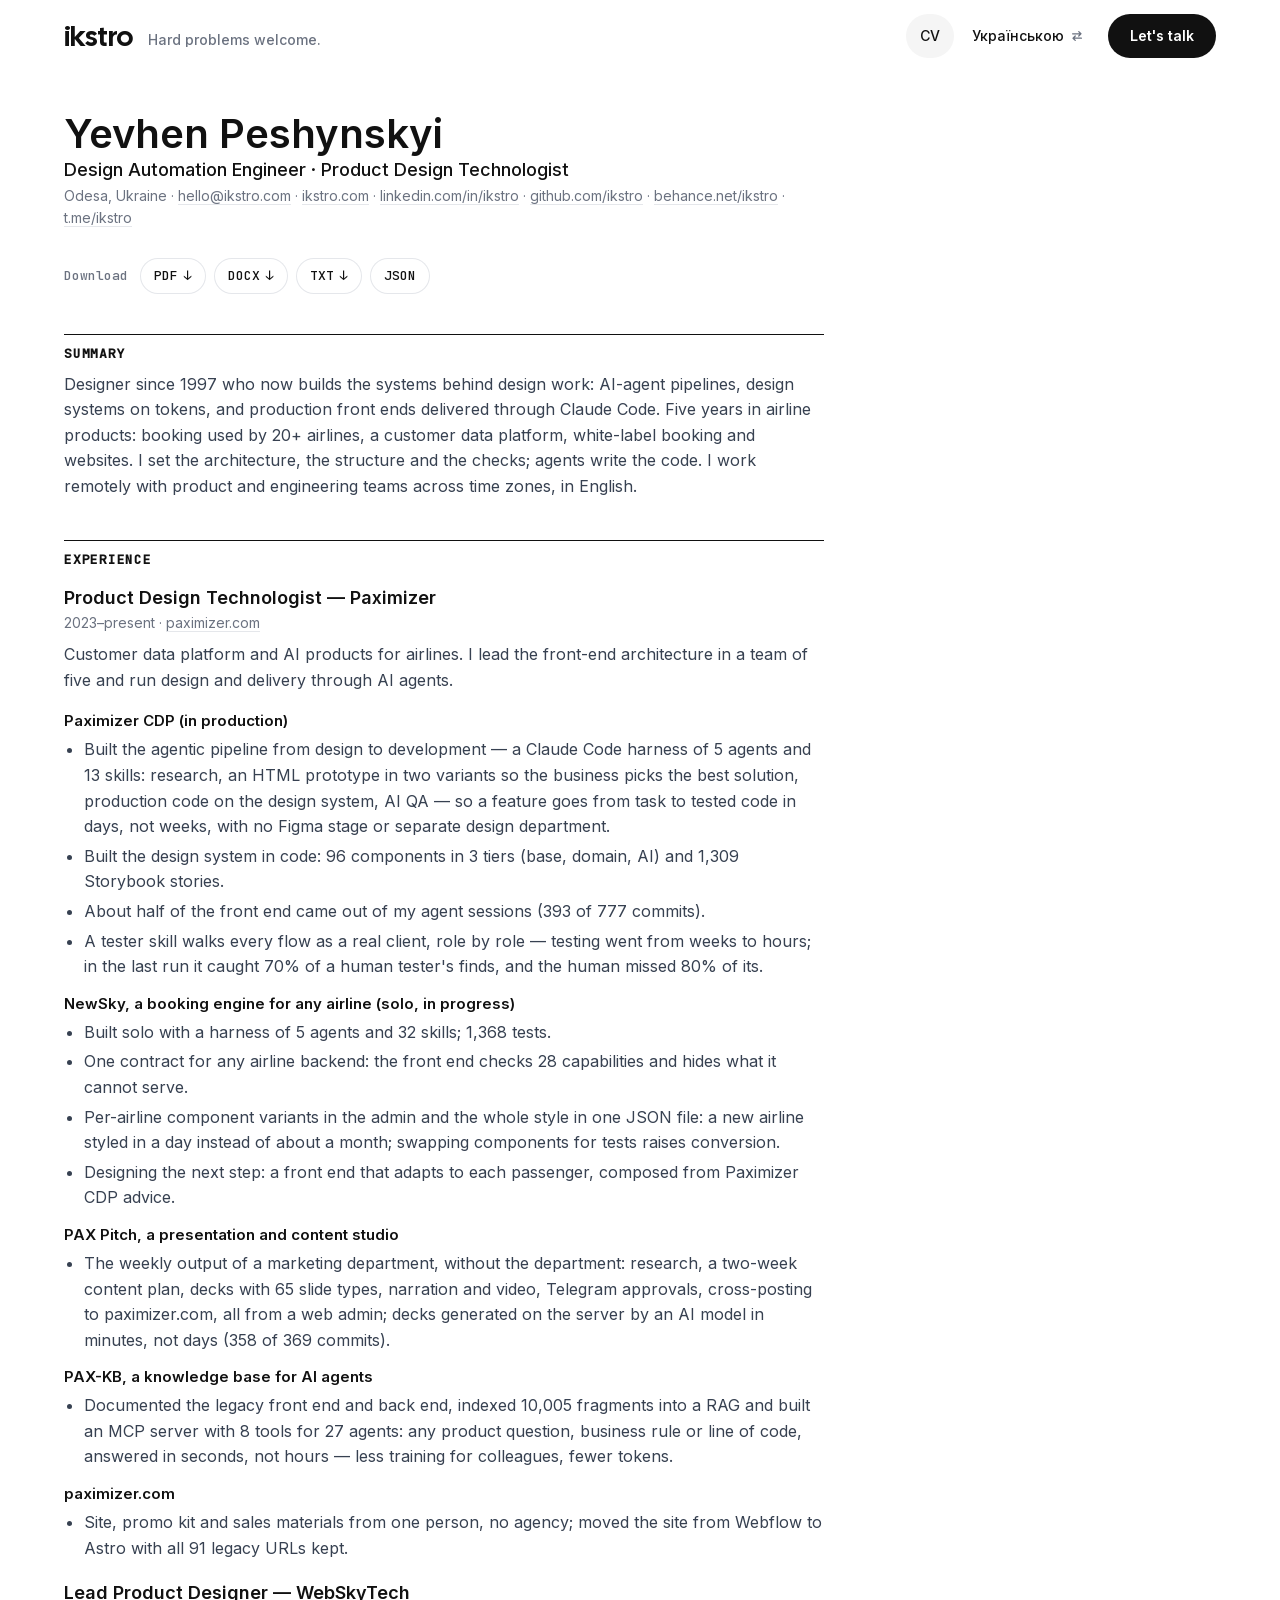
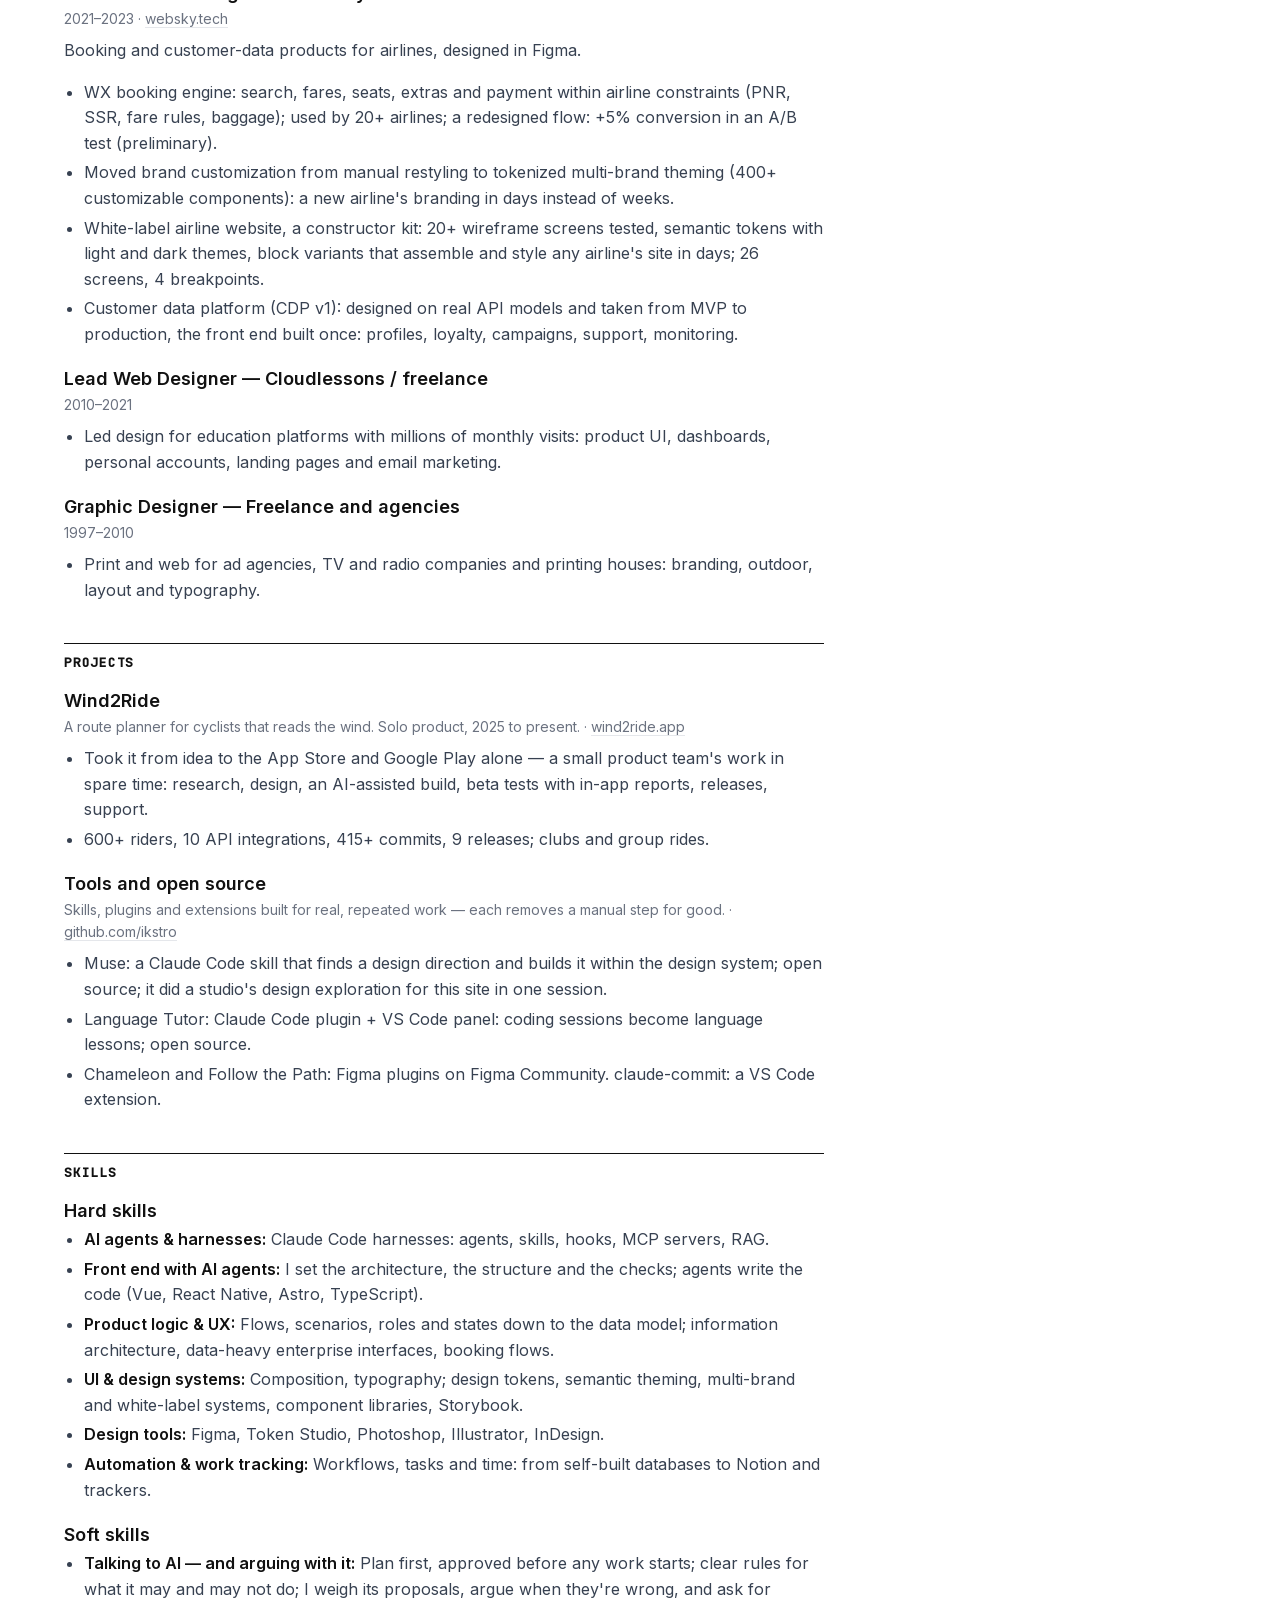
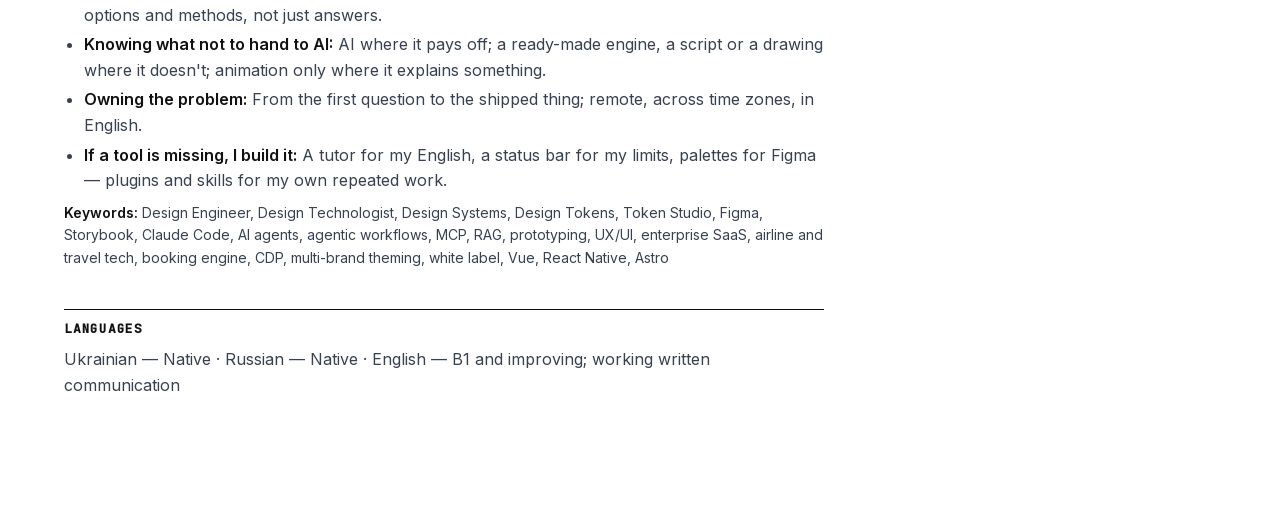
<file: cv/index.html>
<!DOCTYPE html><html lang="en"><head><meta charset="utf-8"><meta name="viewport" content="width=device-width, initial-scale=1"><title>CV — Yevhen Peshynskyi</title><meta name="description" content="Designer since 1997 who now builds the systems behind design work: AI-agent pipelines, design systems on tokens, and production front ends delivered through Claude Code. Five years in airline products: booking used by 20+ airlines, a customer data platform, white-label booking and websites. I set the architecture, the structure and the checks; agents write the code. I work remotely with product and engineering teams across time zones, in English."><link rel="canonical" href="https://ikstro.com/cv/"><link rel="alternate" hreflang="en" href="https://ikstro.com/cv/"><link rel="alternate" hreflang="uk" href="https://ikstro.com/uk/cv/"><link rel="alternate" hreflang="x-default" href="https://ikstro.com/cv/"><meta name="author" content="Yevhen Peshynskyi"><!-- the «Iks» cell (owner, 23.10): built by `npm run favicon` --><link rel="icon" href="/favicon.ico" sizes="48x48"><link rel="icon" href="/favicon.svg" type="image/svg+xml"><link rel="apple-touch-icon" href="/apple-touch-icon.png"><meta property="og:type" content="website"><meta property="og:site_name" content="ikstro"><meta property="og:locale" content="en_US"><meta property="og:locale:alternate" content="uk_UA"><meta property="og:title" content="CV — Yevhen Peshynskyi"><meta property="og:description" content="Designer since 1997 who now builds the systems behind design work: AI-agent pipelines, design systems on tokens, and production front ends delivered through Claude Code. Five years in airline products: booking used by 20+ airlines, a customer data platform, white-label booking and websites. I set the architecture, the structure and the checks; agents write the code. I work remotely with product and engineering teams across time zones, in English."><meta property="og:url" content="https://ikstro.com/cv/"><meta property="og:image" content="https://ikstro.com/media/og/en.jpg"><meta property="og:image:alt" content="Yevhen Peshynskyi — Design automation engineer"><meta property="og:image:width" content="1200"><meta property="og:image:height" content="630"><meta name="twitter:card" content="summary_large_image"><script type="application/ld+json">{"@context":"https://schema.org","@type":"ProfilePage","url":"https://ikstro.com/cv/","inLanguage":"en","mainEntity":{"@type":"Person","@id":"https://ikstro.com/#person","name":"Yevhen Peshynskyi","alternateName":["ikstro","Євген Пешинський","Евгений Пешинский","Yevhen Peshinskyi","Evgeniy Peshinskiy"],"jobTitle":"Design Automation Engineer · Product Design Technologist","description":"Designer since 1997 who now builds the systems behind design work: AI-agent pipelines, design systems on tokens, and production front ends delivered through Claude Code. Five years in airline products: booking used by 20+ airlines, a customer data platform, white-label booking and websites. I set the architecture, the structure and the checks; agents write the code. I work remotely with product and engineering teams across time zones, in English.","url":"https://ikstro.com/","image":"https://ikstro.com/media/person/photo-800.webp","email":"mailto:hello@ikstro.com","address":{"@type":"PostalAddress","addressLocality":"Odesa","addressCountry":"UA"},"worksFor":{"@type":"Organization","name":"Paximizer","url":"https://paximizer.com"},"knowsAbout":["Design Engineer","Design Technologist","Design Systems","Design Tokens","Token Studio","Figma","Storybook","Claude Code","AI agents","agentic workflows","MCP","RAG","prototyping","UX/UI","enterprise SaaS","airline and travel tech","booking engine","CDP","multi-brand theming","white label","Vue","React Native","Astro"],"knowsLanguage":["uk","ru","en"],"sameAs":["https://linkedin.com/in/ikstro","https://github.com/ikstro","https://behance.net/ikstro","https://t.me/ikstro"],"subjectOf":[{"@type":"DigitalDocument","name":"CV (PDF)","encodingFormat":"application/pdf","url":"https://ikstro.com/cv/Yevhen-Peshynskyi-CV-EN.pdf"},{"@type":"DigitalDocument","name":"CV (DOCX)","encodingFormat":"application/vnd.openxmlformats-officedocument.wordprocessingml.document","url":"https://ikstro.com/cv/Yevhen-Peshynskyi-CV-EN.docx"}]}}</script><link rel="alternate" type="application/json" title="JSON Resume" href="/resume.json"><link rel="preload" href="/_astro/fonts/2a25def5cb3d6614.woff2" as="font" type="font/woff2" crossorigin><link rel="preload" href="/_astro/fonts/2543cbb5aaf5009d.woff2" as="font" type="font/woff2" crossorigin><style>@font-face{font-family:"Cal Sans-0b95fedc427b14f9";src:url("/_astro/fonts/2a25def5cb3d6614.woff2") format("woff2");font-display:swap;unicode-range:U+0000-00FF,U+0131,U+0152-0153,U+02BB-02BC,U+02C6,U+02DA,U+02DC,U+0304,U+0308,U+0329,U+2000-206F,U+20AC,U+2122,U+2191,U+2193,U+2212,U+2215,U+FEFF,U+FFFD;font-weight:400;font-style:normal;}@font-face{font-family:"Cal Sans-0b95fedc427b14f9 fallback: Arial";src:local("Arial");font-display:swap;font-weight:400;font-style:normal;size-adjust:99.1474%;ascent-override:100.8599%;descent-override:30.258%;line-gap-override:0%;}:root{--font-cal:"Cal Sans-0b95fedc427b14f9","Cal Sans-0b95fedc427b14f9 fallback: Arial",sans-serif;}</style><style>@font-face{font-family:Inter-a1c4a5fca2670c4f;src:url("/_astro/fonts/2543cbb5aaf5009d.woff2") format("woff2");font-display:swap;unicode-range:U+0000-00FF,U+0131,U+0152-0153,U+02BB-02BC,U+02C6,U+02DA,U+02DC,U+0304,U+0308,U+0329,U+2000-206F,U+20AC,U+2122,U+2191,U+2193,U+2212,U+2215,U+FEFF,U+FFFD;font-weight:400 600;font-style:normal;}@font-face{font-family:Inter-a1c4a5fca2670c4f;src:url("/_astro/fonts/b715cbaf6296d845.woff2") format("woff2");font-display:swap;unicode-range:U+0301,U+0400-045F,U+0490-0491,U+04B0-04B1,U+2116;font-weight:400 600;font-style:normal;}@font-face{font-family:"Inter-a1c4a5fca2670c4f fallback: Arial";src:local("Arial");font-display:swap;font-weight:400 600;font-style:normal;size-adjust:107.1194%;ascent-override:90.4365%;descent-override:22.518%;line-gap-override:0%;}:root{--font-inter:Inter-a1c4a5fca2670c4f,"Inter-a1c4a5fca2670c4f fallback: Arial",sans-serif;}</style><style>@font-face{font-family:"JetBrains Mono-398fe83ca6398d1d";src:url("/_astro/fonts/b826ccb763af212c.woff2") format("woff2");font-display:swap;unicode-range:U+0000-00FF,U+0131,U+0152-0153,U+02BB-02BC,U+02C6,U+02DA,U+02DC,U+0304,U+0308,U+0329,U+2000-206F,U+20AC,U+2122,U+2191,U+2193,U+2212,U+2215,U+FEFF,U+FFFD;font-weight:400 500;font-style:normal;}@font-face{font-family:"JetBrains Mono-398fe83ca6398d1d";src:url("/_astro/fonts/27b17c6ae85c7733.woff2") format("woff2");font-display:swap;unicode-range:U+0301,U+0400-045F,U+0490-0491,U+04B0-04B1,U+2116;font-weight:400 500;font-style:normal;}@font-face{font-family:"JetBrains Mono-398fe83ca6398d1d fallback: Courier New";src:local("Courier New");font-display:swap;font-weight:400 500;font-style:normal;size-adjust:99.9837%;ascent-override:102.0166%;descent-override:30.0049%;}:root{--font-jbmono:"JetBrains Mono-398fe83ca6398d1d","JetBrains Mono-398fe83ca6398d1d fallback: Courier New",monospace;}</style><!-- rows breathe in only when JS runs and motion is allowed; a timer un-hides them if scripts fail --><script>
      if (!matchMedia('(prefers-reduced-motion: reduce)').matches) {
        document.documentElement.classList.add('breathe');
        setTimeout(function () { document.documentElement.classList.remove('breathe'); }, 3000);
      }
    </script><style>:root{--primary:#111;--primary-active:#242424;--ink:#111;--body:#374151;--muted:#6b7280;--muted-soft:#898989;--hairline:#e5e7eb;--hairline-soft:#f3f4f6;--canvas:#fff;--surface-soft:#f8f9fa;--surface-card:#f5f5f5;--surface-strong:#e5e7eb;--surface-dark:#101010;--surface-dark-elevated:#1a1a1a;--on-primary:#fff;--on-dark:#fff;--on-dark-soft:#a1a1aa;--success:#10b981;--warning:#f59e0b;--error:#ef4444;--accent:#8b5cf6;--accent-soft:#ede9fe;--font-display:var(--font-cal), -apple-system, "Segoe UI", sans-serif;--font-body:var(--font-inter), -apple-system, BlinkMacSystemFont, "Segoe UI", Roboto, sans-serif;--font-mono:var(--font-jbmono), ui-monospace, monospace;--display-wt:400;--display-xl:64px;--display-xl-lh:1.05;--display-xl-ls:var(--ls-display-xl);--display-lg:48px;--display-lg-lh:1.1;--display-lg-ls:var(--ls-display-xl);--display-md:36px;--display-md-lh:1.15;--display-md-ls:var(--ls-display);--display-sm:28px;--display-sm-lh:1.2;--display-sm-ls:var(--ls-display);--ls-display-xl:-.005em;--ls-display:0em;--ws-display:.1em;--title-lg:22px;--title-md:18px;--title-sm:16px;--body-md:16px;--body-sm:14px;--caption:13px;--code:14px;--r-xs:4px;--r-sm:6px;--r-md:8px;--r-lg:12px;--r-xl:16px;--r-pill:9999px;--s-xxs:4px;--s-xs:8px;--s-sm:12px;--s-md:16px;--s-lg:24px;--s-xl:32px;--s-xxl:48px;--s-section:96px;--spring-card-resize:linear(0, .0429, .137, .2679, .4019, .5335, .6545, .7662, .8531, .922, .974, 1.0111, 1.0366, 1.0501, 1.0559, 1.056, 1.0519, 1.0457, 1.0383, 1.0308, 1.0235, 1.0166, 1.0111, 1.0066, 1.0031, 1.0004, .9987, .9976, .997, .9968, .9969, .9972, .9976, .998, .9985, .9988, 1);--dur-card-resize:.585s;--spring-accordion:linear(0, .0273, .0868, .1656, .2539, .345, .434, .5178, .5946, .6681, .728, .7798, .824, .8612, .892, .9174, .9379, .9543, .9673, .9774, .9852, .991, .9953, .9984, 1.0005, 1.002, 1.0028, 1.0033, 1.0035, 1.0034, 1.0033, 1.003, 1.0027, 1.0024, 1.0021, 1.0018, 1);--dur-accordion:.507s;--spring-counter:linear(0, .0619, .2002, .3767, .5611, .732, .8762, .9873, 1.0645, 1.1107, 1.1303, 1.1315, 1.1188, 1.0979, 1.0736, 1.0495, 1.028, 1.0104, .9973, .9887, .9839, .9823, .983, .9853, .9883, .9916, .9947, .9973, .9993, 1.0009, 1.0018, 1.0023, 1.0023, 1.0022, 1.0018, 1.0014, 1);--dur-counter:.755s;--ease-out:cubic-bezier(.22, 1, .36, 1)}:root:lang(uk){--font-display:var(--font-manrope), -apple-system, "Segoe UI", sans-serif;--display-wt:800;--ws-display:.02em}@media (prefers-reduced-motion:reduce){:root{--dur-card-resize:1ms;--dur-accordion:1ms;--dur-counter:1ms}*,:before,:after{transition-duration:1ms!important;animation-duration:1ms!important;animation-iteration-count:1!important}}*,:before,:after{box-sizing:border-box}html{-webkit-text-size-adjust:100%}body{background:var(--canvas);color:var(--body);font:400 var(--body-md)/1.5 var(--font-body);-webkit-font-smoothing:antialiased;margin:0}h1,h2,h3{font-family:var(--font-display);font-weight:var(--display-wt);color:var(--ink);margin:0}img{max-width:100%;display:block}a{color:inherit}.mono{font-family:var(--font-mono);font-variant-numeric:tabular-nums}.btn{border-radius:var(--r-pill);height:44px;font:600 var(--body-sm)/1 var(--font-body);background:var(--primary);color:var(--on-primary);cursor:pointer;border:0;align-items:center;gap:8px;padding:0 22px;text-decoration:none;display:inline-flex}.btn--secondary{background:var(--canvas);color:var(--ink);box-shadow:inset 0 0 0 1px var(--hairline)}.badge{border-radius:var(--r-pill);background:var(--surface-card);height:24px;color:var(--ink);font:500 var(--caption)/1 var(--font-body);align-items:center;gap:6px;padding:0 10px;display:inline-flex}html{scroll-behavior:auto}:root{--nav-h:72px}@media (width<=760px){:root{--nav-h:60px}}.wrap{max-width:1248px;margin:0 auto;padding:0 48px}.sr{clip:rect(0 0 0 0);white-space:nowrap;width:1px;height:1px;position:absolute;overflow:hidden}.btn:focus-visible,a:focus-visible,button:focus-visible{outline:2px solid var(--accent);outline-offset:2px;border-radius:4px}.btn:focus-visible,.lk:focus-visible{border-radius:var(--r-pill)}.lk{--lk-x:14px;--lk-y:8px;padding:var(--lk-y) var(--lk-x);margin:calc(-1 * var(--lk-y)) calc(-1 * var(--lk-x));border-radius:var(--r-pill);color:inherit;transition:background-color .15s var(--ease-out);-webkit-tap-highlight-color:transparent;background-color:#0000;align-items:center;text-decoration:none;display:inline-flex;position:relative}.lk:after{content:"";position:absolute;inset:-6px 0}@media (hover:hover){.lk:hover{background-color:var(--lk-ground,var(--surface-card))}}.lk:active{background-color:var(--lk-ground,var(--surface-card))}.btn{transition:background-color .15s var(--ease-out), box-shadow .15s var(--ease-out);-webkit-tap-highlight-color:transparent}@media (hover:hover){.btn:hover{background-color:var(--primary-active);box-shadow:0 1px 2px #11111114,0 6px 16px -6px #1116}.btn--secondary:hover{background-color:var(--surface-card);box-shadow:0 6px 18px -10px #11111159}}.btn:active{background-color:var(--primary-active);box-shadow:0 1px 2px #11111114,0 6px 16px -6px #1116}.btn--secondary:active{background-color:var(--surface-card);box-shadow:none}@media (prefers-reduced-motion:reduce){.lk,.btn{transition:none}}.dot{background:var(--success);vertical-align:1px;border-radius:50%;width:7px;height:7px;margin-right:6px;display:inline-block}.dot--lock{box-shadow:inset 0 0 0 1.5px var(--muted);background:0 0}@media (width<=760px){.wrap{padding:0 16px}}
.lang[data-astro-cid-lemdd452]{height:var(--nav-item-h,36px);padding:0 var(--nav-item-x,12px);border-radius:var(--r-pill);color:var(--ink);white-space:nowrap;font:500 14px/1 var(--font-body);transition:background-color .15s var(--ease-out), color .15s var(--ease-out), height .56s var(--spring-card-resize);-webkit-tap-highlight-color:transparent;align-items:center;gap:6px;text-decoration:none;display:inline-flex}.lang__ico[data-astro-cid-lemdd452]{fill:none;width:14px;height:14px;stroke:var(--muted);stroke-width:1.5px;stroke-linecap:round;stroke-linejoin:round;transition:transform .24s var(--ease-out), stroke .15s var(--ease-out);flex:none}@media (hover:hover){.lang[data-astro-cid-lemdd452]:hover{background-color:var(--surface-card)}.lang[data-astro-cid-lemdd452]:hover .lang__ico[data-astro-cid-lemdd452]{stroke:var(--ink);transform:rotate(180deg)}}.lang[data-astro-cid-lemdd452]:active{background-color:var(--surface-card)}.lang[data-astro-cid-lemdd452]:focus-visible{outline:2px solid var(--accent);outline-offset:2px}.lang__short[data-astro-cid-lemdd452]{display:none}@media (width<=420px){.lang__name[data-astro-cid-lemdd452]{display:none}.lang__short[data-astro-cid-lemdd452]{display:inline}}@media (width<=380px){.lang[data-astro-cid-lemdd452]{gap:4px}}@media (prefers-reduced-motion:reduce){.lang[data-astro-cid-lemdd452],.lang__ico[data-astro-cid-lemdd452]{transition:none}.lang[data-astro-cid-lemdd452]:hover .lang__ico[data-astro-cid-lemdd452]{transform:none}}.navbar[data-astro-cid-wpvy4v7s]{z-index:50;height:var(--nav-h);pointer-events:none;position:sticky;top:0}.nav[data-astro-cid-wpvy4v7s]{--nav-item-h:44px;--nav-item-x:14px;pointer-events:auto;height:var(--nav-h);border-radius:var(--r-pill);transition:max-width .56s var(--spring-card-resize), height .56s var(--spring-card-resize), margin-top .56s var(--spring-card-resize), padding .56s var(--spring-card-resize), background-color .24s var(--ease-out), box-shadow .24s var(--ease-out), transform .3s var(--ease-out);background-color:#fff0;justify-content:space-between;align-items:center;gap:16px;margin-top:0;display:flex;box-shadow:0 0 0 1px #1110,0 12px 32px -16px #1110}.nav__item[data-astro-cid-wpvy4v7s]{height:var(--nav-item-h);padding:0 var(--nav-item-x);border-radius:var(--r-pill);color:var(--ink);white-space:nowrap;transition:background-color .15s var(--ease-out), height .56s var(--spring-card-resize), font-size .56s var(--spring-card-resize), margin .56s var(--spring-card-resize);-webkit-tap-highlight-color:transparent;align-items:center;text-decoration:none;display:inline-flex}@media (hover:hover){.nav__item[data-astro-cid-wpvy4v7s]:hover{background-color:var(--surface-card)}}.nav__item[data-astro-cid-wpvy4v7s]:active,.nav__cv[data-astro-cid-wpvy4v7s][aria-current=page]{background-color:var(--surface-card)}.nav__item[data-astro-cid-wpvy4v7s]:focus-visible{outline:2px solid var(--accent);outline-offset:2px}.wordmark[data-astro-cid-wpvy4v7s]{margin-left:calc(-1 * var(--nav-item-x));font:var(--display-wt) 28px/1 var(--font-display);letter-spacing:-.6px}.nav__cv[data-astro-cid-wpvy4v7s]{font:500 14px/1 var(--font-body)}.nav__btn[data-astro-cid-wpvy4v7s]{height:var(--nav-item-h);transition:height .56s var(--spring-card-resize), background-color .15s var(--ease-out), box-shadow .15s var(--ease-out)}.nav__start[data-astro-cid-wpvy4v7s]{align-items:baseline;gap:2px;min-width:0;display:flex}.nav__note[data-astro-cid-wpvy4v7s]{opacity:1;max-width:260px;font:500 var(--body-sm)/1 var(--font-body);color:var(--muted);white-space:nowrap;transition:max-width .56s var(--spring-card-resize), opacity .2s var(--ease-out);margin:0;position:relative;top:-1px;overflow:hidden}.nav__end[data-astro-cid-wpvy4v7s]{align-items:center;gap:4px;display:flex}.nav__end[data-astro-cid-wpvy4v7s] .nav__btn[data-astro-cid-wpvy4v7s]{margin-left:6px}.navbar[data-astro-cid-wpvy4v7s][data-island] .nav[data-astro-cid-wpvy4v7s]{--nav-item-h:40px;backdrop-filter:saturate(1.4)blur(14px);background-color:#ffffffe6;border-radius:0 0 28px 28px;max-width:600px;height:56px;padding:0 8px;box-shadow:0 10px 30px -14px #11111159}.navbar[data-astro-cid-wpvy4v7s][data-island] .wordmark[data-astro-cid-wpvy4v7s]{margin-left:0;font-size:24px}.navbar[data-astro-cid-wpvy4v7s][data-island] .nav__note[data-astro-cid-wpvy4v7s]{opacity:0;max-width:0}@media (width<=760px){.nav[data-astro-cid-wpvy4v7s]{--nav-item-h:38px;--nav-item-x:12px}.wordmark[data-astro-cid-wpvy4v7s]{font-size:26px}.nav__note[data-astro-cid-wpvy4v7s]{font-size:13px}.nav__end[data-astro-cid-wpvy4v7s] .nav__btn[data-astro-cid-wpvy4v7s]{margin-left:4px;padding:0 16px}.navbar[data-astro-cid-wpvy4v7s][data-island] .nav[data-astro-cid-wpvy4v7s]{--nav-item-h:36px;border-radius:0 0 26px 26px;max-width:calc(100% - 16px);height:52px;padding:0 8px}.navbar[data-astro-cid-wpvy4v7s][data-island] .wordmark[data-astro-cid-wpvy4v7s]{font-size:22px}}@media (width<=600px){.nav__note[data-astro-cid-wpvy4v7s]{display:none}}@media (width<=380px){.nav[data-astro-cid-wpvy4v7s]{--nav-item-x:9px;gap:4px}.wordmark[data-astro-cid-wpvy4v7s]{font-size:22px}.nav__end[data-astro-cid-wpvy4v7s]{gap:0}.nav__end[data-astro-cid-wpvy4v7s] .nav__btn[data-astro-cid-wpvy4v7s]{padding:0 12px}.navbar[data-astro-cid-wpvy4v7s][data-island] .nav[data-astro-cid-wpvy4v7s]{padding:0 6px}}@media (prefers-reduced-motion:reduce){.nav[data-astro-cid-wpvy4v7s],.nav__item[data-astro-cid-wpvy4v7s],.nav__note[data-astro-cid-wpvy4v7s],.nav__btn[data-astro-cid-wpvy4v7s]{transition:none}}@media print{.navbar[data-astro-cid-wpvy4v7s]{display:none}}
.cv[data-astro-cid-j6a35wjm]{padding-block:40px 96px}.cv__doc[data-astro-cid-j6a35wjm]{max-width:760px;font:400 var(--body-md)/1.6 var(--font-body);color:var(--body)}.cv__doc[data-astro-cid-j6a35wjm] [data-astro-cid-j6a35wjm]:is(h1,h2,h3,h4){font-family:var(--font-body);color:var(--ink);letter-spacing:0}h1[data-astro-cid-j6a35wjm]{letter-spacing:-.8px;margin:0;font-size:40px;font-weight:700;line-height:1.1}.cv__label[data-astro-cid-j6a35wjm]{color:var(--ink);margin:8px 0 0;font-size:18px;font-weight:500}.cv__contact[data-astro-cid-j6a35wjm]{color:var(--muted);margin:12px 0 0;font-size:14px}.cv__doc[data-astro-cid-j6a35wjm] a[data-astro-cid-j6a35wjm]{color:inherit;text-decoration:underline;text-decoration-color:var(--hairline);text-underline-offset:3px}.cv__doc[data-astro-cid-j6a35wjm] .cv__dl[data-astro-cid-j6a35wjm]{flex-wrap:wrap;align-items:center;gap:8px;margin:28px 0 0;display:flex}.cv__dl-label[data-astro-cid-j6a35wjm]{font:500 var(--caption)/1 var(--font-mono);color:var(--muted);margin-right:4px}.cv__doc[data-astro-cid-j6a35wjm] .cv__file[data-astro-cid-j6a35wjm]{height:36px;font:500 var(--caption)/1 var(--font-mono);color:var(--ink);transition:background-color .15s var(--ease-out), color .15s var(--ease-out), box-shadow .15s var(--ease-out);gap:6px;padding:0 14px;text-decoration:none}@media (hover:hover){.cv__doc[data-astro-cid-j6a35wjm] .cv__file[data-astro-cid-j6a35wjm]:hover{background-color:var(--primary);color:var(--on-primary);box-shadow:none}}.cv__doc[data-astro-cid-j6a35wjm] .cv__file[data-astro-cid-j6a35wjm]:active{background-color:var(--primary);color:var(--on-primary);box-shadow:none}h2[data-astro-cid-j6a35wjm]{border-top:1px solid var(--ink);text-transform:uppercase;margin:40px 0 12px;padding-top:12px;font:600 var(--caption)/1 var(--font-mono)!important;letter-spacing:.06em!important}h3[data-astro-cid-j6a35wjm]{margin:20px 0 2px;font-size:18px;font-weight:600;line-height:1.35}h4[data-astro-cid-j6a35wjm]{margin:12px 0 4px;font-size:15px;font-weight:600}.cv__meta[data-astro-cid-j6a35wjm]{color:var(--muted);margin:0 0 8px;font-size:14px}.cv__doc[data-astro-cid-j6a35wjm] p[data-astro-cid-j6a35wjm]{margin-top:0}.cv__doc[data-astro-cid-j6a35wjm] ul[data-astro-cid-j6a35wjm]{margin:0 0 8px;padding-left:20px}.cv__doc[data-astro-cid-j6a35wjm] li[data-astro-cid-j6a35wjm]{margin:4px 0}.cv__doc[data-astro-cid-j6a35wjm] b[data-astro-cid-j6a35wjm]{color:var(--ink);font-weight:600}.cv__kw[data-astro-cid-j6a35wjm]{margin-top:12px;font-size:14px}@media (width<=760px){.cv[data-astro-cid-j6a35wjm]{padding-block:24px 64px}h1[data-astro-cid-j6a35wjm]{font-size:32px}.cv__doc[data-astro-cid-j6a35wjm]{font-size:15px}}@page{size:A4;margin:12mm 15mm}@media print{.cv[data-astro-cid-j6a35wjm]{max-width:none;padding:0}.cv__doc[data-astro-cid-j6a35wjm]{color:#111;max-width:none;font-size:9.5pt;line-height:1.38}.cv__dl[data-astro-cid-j6a35wjm]{display:none}h1[data-astro-cid-j6a35wjm]{letter-spacing:0;font-size:19pt}.cv__label[data-astro-cid-j6a35wjm]{margin-top:2pt;font-size:11pt}.cv__contact[data-astro-cid-j6a35wjm]{color:#333;margin:3pt 0 0;font-size:8.5pt}.cv__doc[data-astro-cid-j6a35wjm] a[data-astro-cid-j6a35wjm]{text-decoration:none}.cv__doc[data-astro-cid-j6a35wjm] p[data-astro-cid-j6a35wjm]{margin-bottom:4pt}h2[data-astro-cid-j6a35wjm]{break-after:avoid;margin:11pt 0 4pt;padding-top:4pt;font-size:8.5pt!important}h3[data-astro-cid-j6a35wjm]{break-after:avoid;margin:7pt 0 0;font-size:10.5pt}h4[data-astro-cid-j6a35wjm]{break-after:avoid;margin:4pt 0 1pt;font-size:9.5pt}.cv__doc[data-astro-cid-j6a35wjm] .cv__meta[data-astro-cid-j6a35wjm]{break-after:avoid;color:#444;margin-bottom:2pt;font-size:8.5pt}.job[data-astro-cid-j6a35wjm]>.cv__meta[data-astro-cid-j6a35wjm]+p[data-astro-cid-j6a35wjm]{break-after:avoid}.cv__doc[data-astro-cid-j6a35wjm] ul[data-astro-cid-j6a35wjm]{margin-bottom:4pt;padding-left:14pt}.cv__doc[data-astro-cid-j6a35wjm] li[data-astro-cid-j6a35wjm]{break-inside:avoid;margin:1.5pt 0}.cv__doc[data-astro-cid-j6a35wjm] .cv__kw[data-astro-cid-j6a35wjm]{margin-top:6pt;font-size:8.5pt}}
</style></head><body><div class="navbar" data-navbar data-astro-cid-wpvy4v7s><header class="wrap nav" data-astro-cid-wpvy4v7s><div class="nav__start" data-astro-cid-wpvy4v7s><a class="nav__item wordmark" href="/" data-astro-cid-wpvy4v7s>ikstro</a><p class="nav__note" data-astro-cid-wpvy4v7s>Hard problems welcome.</p></div><div class="nav__end" data-astro-cid-wpvy4v7s><a class="nav__item nav__cv" href="/cv/" aria-current="page" data-astro-cid-wpvy4v7s>CV</a><a class="lang" href="/uk/cv/" hreflang="uk" lang="uk" aria-label="Ця сторінка українською" data-astro-cid-lemdd452><span class="lang__name" data-astro-cid-lemdd452>Українською</span><span class="lang__short" aria-hidden="true" data-astro-cid-lemdd452>UA</span><svg class="lang__ico" viewBox="0 0 16 16" aria-hidden="true" data-astro-cid-lemdd452><path d="M3 5.5h9.5M10 3l2.5 2.5L10 8M13 10.5H3.5M6 8l-2.5 2.5L6 13" data-astro-cid-lemdd452></path></svg></a><a class="btn nav__btn" href="/#contact" data-astro-cid-wpvy4v7s>Let&#39;s talk</a></div></header></div><script type="module">var e=document.querySelector(`[data-navbar]`);if(e){let t=!1,n=()=>{t=!1,e.toggleAttribute(`data-island`,scrollY>24)};addEventListener(`scroll`,()=>{t||(t=!0,requestAnimationFrame(n))},{passive:!0}),n()}</script><main class="wrap cv" data-astro-cid-j6a35wjm><article class="cv__doc" data-astro-cid-j6a35wjm><header class="cv__head" data-astro-cid-j6a35wjm><h1 data-astro-cid-j6a35wjm>Yevhen Peshynskyi</h1><p class="cv__label" data-astro-cid-j6a35wjm>Design Automation Engineer · Product Design Technologist</p><p class="cv__contact" data-astro-cid-j6a35wjm>Odesa, Ukraine · <a href="mailto:hello@ikstro.com" data-astro-cid-j6a35wjm>hello@ikstro.com</a> · <a href="https://ikstro.com" data-astro-cid-j6a35wjm>ikstro.com</a> · <a href="https://linkedin.com/in/ikstro" data-astro-cid-j6a35wjm>linkedin.com/in/ikstro</a> · <a href="https://github.com/ikstro" data-astro-cid-j6a35wjm>github.com/ikstro</a> · <a href="https://behance.net/ikstro" data-astro-cid-j6a35wjm>behance.net/ikstro</a> · <a href="https://t.me/ikstro" data-astro-cid-j6a35wjm>t.me/ikstro</a></p></header><p class="cv__dl" data-astro-cid-j6a35wjm><span class="cv__dl-label" data-astro-cid-j6a35wjm>Download</span><a class="btn btn--secondary cv__file" href="/cv/Yevhen-Peshynskyi-CV-EN.pdf" download data-astro-cid-j6a35wjm>PDF<span aria-hidden="true" data-astro-cid-j6a35wjm>↓</span></a><a class="btn btn--secondary cv__file" href="/cv/Yevhen-Peshynskyi-CV-EN.docx" download data-astro-cid-j6a35wjm>DOCX<span aria-hidden="true" data-astro-cid-j6a35wjm>↓</span></a><a class="btn btn--secondary cv__file" href="/cv/Yevhen-Peshynskyi-CV-EN.txt" download data-astro-cid-j6a35wjm>TXT<span aria-hidden="true" data-astro-cid-j6a35wjm>↓</span></a><a class="btn btn--secondary cv__file" href="/resume.json" data-astro-cid-j6a35wjm>JSON</a></p><section data-astro-cid-j6a35wjm><h2 data-astro-cid-j6a35wjm>Summary</h2><p data-astro-cid-j6a35wjm>Designer since 1997 who now builds the systems behind design work: AI-agent pipelines, design systems on tokens, and production front ends delivered through Claude Code. Five years in airline products: booking used by 20+ airlines, a customer data platform, white-label booking and websites. I set the architecture, the structure and the checks; agents write the code. I work remotely with product and engineering teams across time zones, in English.</p></section><section data-astro-cid-j6a35wjm><h2 data-astro-cid-j6a35wjm>Experience</h2><section class="job" data-astro-cid-j6a35wjm><h3 data-astro-cid-j6a35wjm>Product Design Technologist — Paximizer</h3><p class="cv__meta" data-astro-cid-j6a35wjm>2023–present · <a href="https://paximizer.com" data-astro-cid-j6a35wjm>paximizer.com</a></p><p data-astro-cid-j6a35wjm>Customer data platform and AI products for airlines. I lead the front-end architecture in a team of five and run design and delivery through AI agents.</p><h4 data-astro-cid-j6a35wjm>Paximizer CDP (in production)</h4><ul data-astro-cid-j6a35wjm><li data-astro-cid-j6a35wjm>Built the agentic pipeline from design to development — a Claude Code harness of 5 agents and 13 skills: research, an HTML prototype in two variants so the business picks the best solution, production code on the design system, AI QA — so a feature goes from task to tested code in days, not weeks, with no Figma stage or separate design department.</li><li data-astro-cid-j6a35wjm>Built the design system in code: 96 components in 3 tiers (base, domain, AI) and 1,309 Storybook stories.</li><li data-astro-cid-j6a35wjm>About half of the front end came out of my agent sessions (393 of 777 commits).</li><li data-astro-cid-j6a35wjm>A tester skill walks every flow as a real client, role by role — testing went from weeks to hours; in the last run it caught 70% of a human tester&#39;s finds, and the human missed 80% of its.</li></ul><h4 data-astro-cid-j6a35wjm>NewSky, a booking engine for any airline (solo, in progress)</h4><ul data-astro-cid-j6a35wjm><li data-astro-cid-j6a35wjm>Built solo with a harness of 5 agents and 32 skills; 1,368 tests.</li><li data-astro-cid-j6a35wjm>One contract for any airline backend: the front end checks 28 capabilities and hides what it cannot serve.</li><li data-astro-cid-j6a35wjm>Per-airline component variants in the admin and the whole style in one JSON file: a new airline styled in a day instead of about a month; swapping components for tests raises conversion.</li><li data-astro-cid-j6a35wjm>Designing the next step: a front end that adapts to each passenger, composed from Paximizer CDP advice.</li></ul><h4 data-astro-cid-j6a35wjm>PAX Pitch, a presentation and content studio</h4><ul data-astro-cid-j6a35wjm><li data-astro-cid-j6a35wjm>The weekly output of a marketing department, without the department: research, a two-week content plan, decks with 65 slide types, narration and video, Telegram approvals, cross-posting to paximizer.com, all from a web admin; decks generated on the server by an AI model in minutes, not days (358 of 369 commits).</li></ul><h4 data-astro-cid-j6a35wjm>PAX-KB, a knowledge base for AI agents</h4><ul data-astro-cid-j6a35wjm><li data-astro-cid-j6a35wjm>Documented the legacy front end and back end, indexed 10,005 fragments into a RAG and built an MCP server with 8 tools for 27 agents: any product question, business rule or line of code, answered in seconds, not hours — less training for colleagues, fewer tokens.</li></ul><h4 data-astro-cid-j6a35wjm>paximizer.com</h4><ul data-astro-cid-j6a35wjm><li data-astro-cid-j6a35wjm>Site, promo kit and sales materials from one person, no agency; moved the site from Webflow to Astro with all 91 legacy URLs kept.</li></ul></section><section class="job" data-astro-cid-j6a35wjm><h3 data-astro-cid-j6a35wjm>Lead Product Designer — WebSkyTech</h3><p class="cv__meta" data-astro-cid-j6a35wjm>2021–2023 · <a href="https://websky.tech" data-astro-cid-j6a35wjm>websky.tech</a></p><p data-astro-cid-j6a35wjm>Booking and customer-data products for airlines, designed in Figma.</p><ul data-astro-cid-j6a35wjm><li data-astro-cid-j6a35wjm>WX booking engine: search, fares, seats, extras and payment within airline constraints (PNR, SSR, fare rules, baggage); used by 20+ airlines; a redesigned flow: +5% conversion in an A/B test (preliminary).</li><li data-astro-cid-j6a35wjm>Moved brand customization from manual restyling to tokenized multi-brand theming (400+ customizable components): a new airline&#39;s branding in days instead of weeks.</li><li data-astro-cid-j6a35wjm>White-label airline website, a constructor kit: 20+ wireframe screens tested, semantic tokens with light and dark themes, block variants that assemble and style any airline&#39;s site in days; 26 screens, 4 breakpoints.</li><li data-astro-cid-j6a35wjm>Customer data platform (CDP v1): designed on real API models and taken from MVP to production, the front end built once: profiles, loyalty, campaigns, support, monitoring.</li></ul></section><section class="job" data-astro-cid-j6a35wjm><h3 data-astro-cid-j6a35wjm>Lead Web Designer — Cloudlessons / freelance</h3><p class="cv__meta" data-astro-cid-j6a35wjm>2010–2021</p><ul data-astro-cid-j6a35wjm><li data-astro-cid-j6a35wjm>Led design for education platforms with millions of monthly visits: product UI, dashboards, personal accounts, landing pages and email marketing.</li></ul></section><section class="job" data-astro-cid-j6a35wjm><h3 data-astro-cid-j6a35wjm>Graphic Designer — Freelance and agencies</h3><p class="cv__meta" data-astro-cid-j6a35wjm>1997–2010</p><ul data-astro-cid-j6a35wjm><li data-astro-cid-j6a35wjm>Print and web for ad agencies, TV and radio companies and printing houses: branding, outdoor, layout and typography.</li></ul></section></section><section data-astro-cid-j6a35wjm><h2 data-astro-cid-j6a35wjm>Projects</h2><section class="job" data-astro-cid-j6a35wjm><h3 data-astro-cid-j6a35wjm>Wind2Ride</h3><p class="cv__meta" data-astro-cid-j6a35wjm>A route planner for cyclists that reads the wind. Solo product, 2025 to present. · <a href="https://wind2ride.app" data-astro-cid-j6a35wjm>wind2ride.app</a></p><ul data-astro-cid-j6a35wjm><li data-astro-cid-j6a35wjm>Took it from idea to the App Store and Google Play alone — a small product team&#39;s work in spare time: research, design, an AI-assisted build, beta tests with in-app reports, releases, support.</li><li data-astro-cid-j6a35wjm>600+ riders, 10 API integrations, 415+ commits, 9 releases; clubs and group rides.</li></ul></section><section class="job" data-astro-cid-j6a35wjm><h3 data-astro-cid-j6a35wjm>Tools and open source</h3><p class="cv__meta" data-astro-cid-j6a35wjm>Skills, plugins and extensions built for real, repeated work — each removes a manual step for good. · <a href="https://github.com/ikstro" data-astro-cid-j6a35wjm>github.com/ikstro</a></p><ul data-astro-cid-j6a35wjm><li data-astro-cid-j6a35wjm>Muse: a Claude Code skill that finds a design direction and builds it within the design system; open source; it did a studio&#39;s design exploration for this site in one session.</li><li data-astro-cid-j6a35wjm>Language Tutor: Claude Code plugin + VS Code panel: coding sessions become language lessons; open source.</li><li data-astro-cid-j6a35wjm>Chameleon and Follow the Path: Figma plugins on Figma Community. claude-commit: a VS Code extension.</li></ul></section></section><section data-astro-cid-j6a35wjm><h2 data-astro-cid-j6a35wjm>Skills</h2><h3 data-astro-cid-j6a35wjm>Hard skills</h3><ul data-astro-cid-j6a35wjm><li data-astro-cid-j6a35wjm><b data-astro-cid-j6a35wjm>AI agents &amp; harnesses:</b> Claude Code harnesses: agents, skills, hooks, MCP servers, RAG.</li><li data-astro-cid-j6a35wjm><b data-astro-cid-j6a35wjm>Front end with AI agents:</b> I set the architecture, the structure and the checks; agents write the code (Vue, React Native, Astro, TypeScript).</li><li data-astro-cid-j6a35wjm><b data-astro-cid-j6a35wjm>Product logic &amp; UX:</b> Flows, scenarios, roles and states down to the data model; information architecture, data-heavy enterprise interfaces, booking flows.</li><li data-astro-cid-j6a35wjm><b data-astro-cid-j6a35wjm>UI &amp; design systems:</b> Composition, typography; design tokens, semantic theming, multi-brand and white-label systems, component libraries, Storybook.</li><li data-astro-cid-j6a35wjm><b data-astro-cid-j6a35wjm>Design tools:</b> Figma, Token Studio, Photoshop, Illustrator, InDesign.</li><li data-astro-cid-j6a35wjm><b data-astro-cid-j6a35wjm>Automation &amp; work tracking:</b> Workflows, tasks and time: from self-built databases to Notion and trackers.</li></ul><h3 data-astro-cid-j6a35wjm>Soft skills</h3><ul data-astro-cid-j6a35wjm><li data-astro-cid-j6a35wjm><b data-astro-cid-j6a35wjm>Talking to AI — and arguing with it:</b> Plan first, approved before any work starts; clear rules for what it may and may not do; I weigh its proposals, argue when they&#39;re wrong, and ask for options and methods, not just answers.</li><li data-astro-cid-j6a35wjm><b data-astro-cid-j6a35wjm>Knowing what not to hand to AI:</b> AI where it pays off; a ready-made engine, a script or a drawing where it doesn&#39;t; animation only where it explains something.</li><li data-astro-cid-j6a35wjm><b data-astro-cid-j6a35wjm>Owning the problem:</b> From the first question to the shipped thing; remote, across time zones, in English.</li><li data-astro-cid-j6a35wjm><b data-astro-cid-j6a35wjm>If a tool is missing, I build it:</b> A tutor for my English, a status bar for my limits, palettes for Figma — plugins and skills for my own repeated work.</li></ul><p class="cv__kw" data-astro-cid-j6a35wjm><b data-astro-cid-j6a35wjm>Keywords:</b> Design Engineer, Design Technologist, Design Systems, Design Tokens, Token Studio, Figma, Storybook, Claude Code, AI agents, agentic workflows, MCP, RAG, prototyping, UX/UI, enterprise SaaS, airline and travel tech, booking engine, CDP, multi-brand theming, white label, Vue, React Native, Astro</p></section><section data-astro-cid-j6a35wjm><h2 data-astro-cid-j6a35wjm>Languages</h2><p data-astro-cid-j6a35wjm>Ukrainian — Native · Russian — Native · English — B1 and improving; working written communication</p></section></article></main><script>
          if (location.hostname === 'ikstro.com') {
            var cf = document.createElement('script');
            cf.defer = true;
            cf.src = 'https://static.cloudflareinsights.com/beacon.min.js';
            cf.setAttribute('data-cf-beacon', '{"token": "519d45085d0540939fe78ce0fa77dd6d"}');
            document.body.appendChild(cf);
          }
        </script></body></html>
</file>
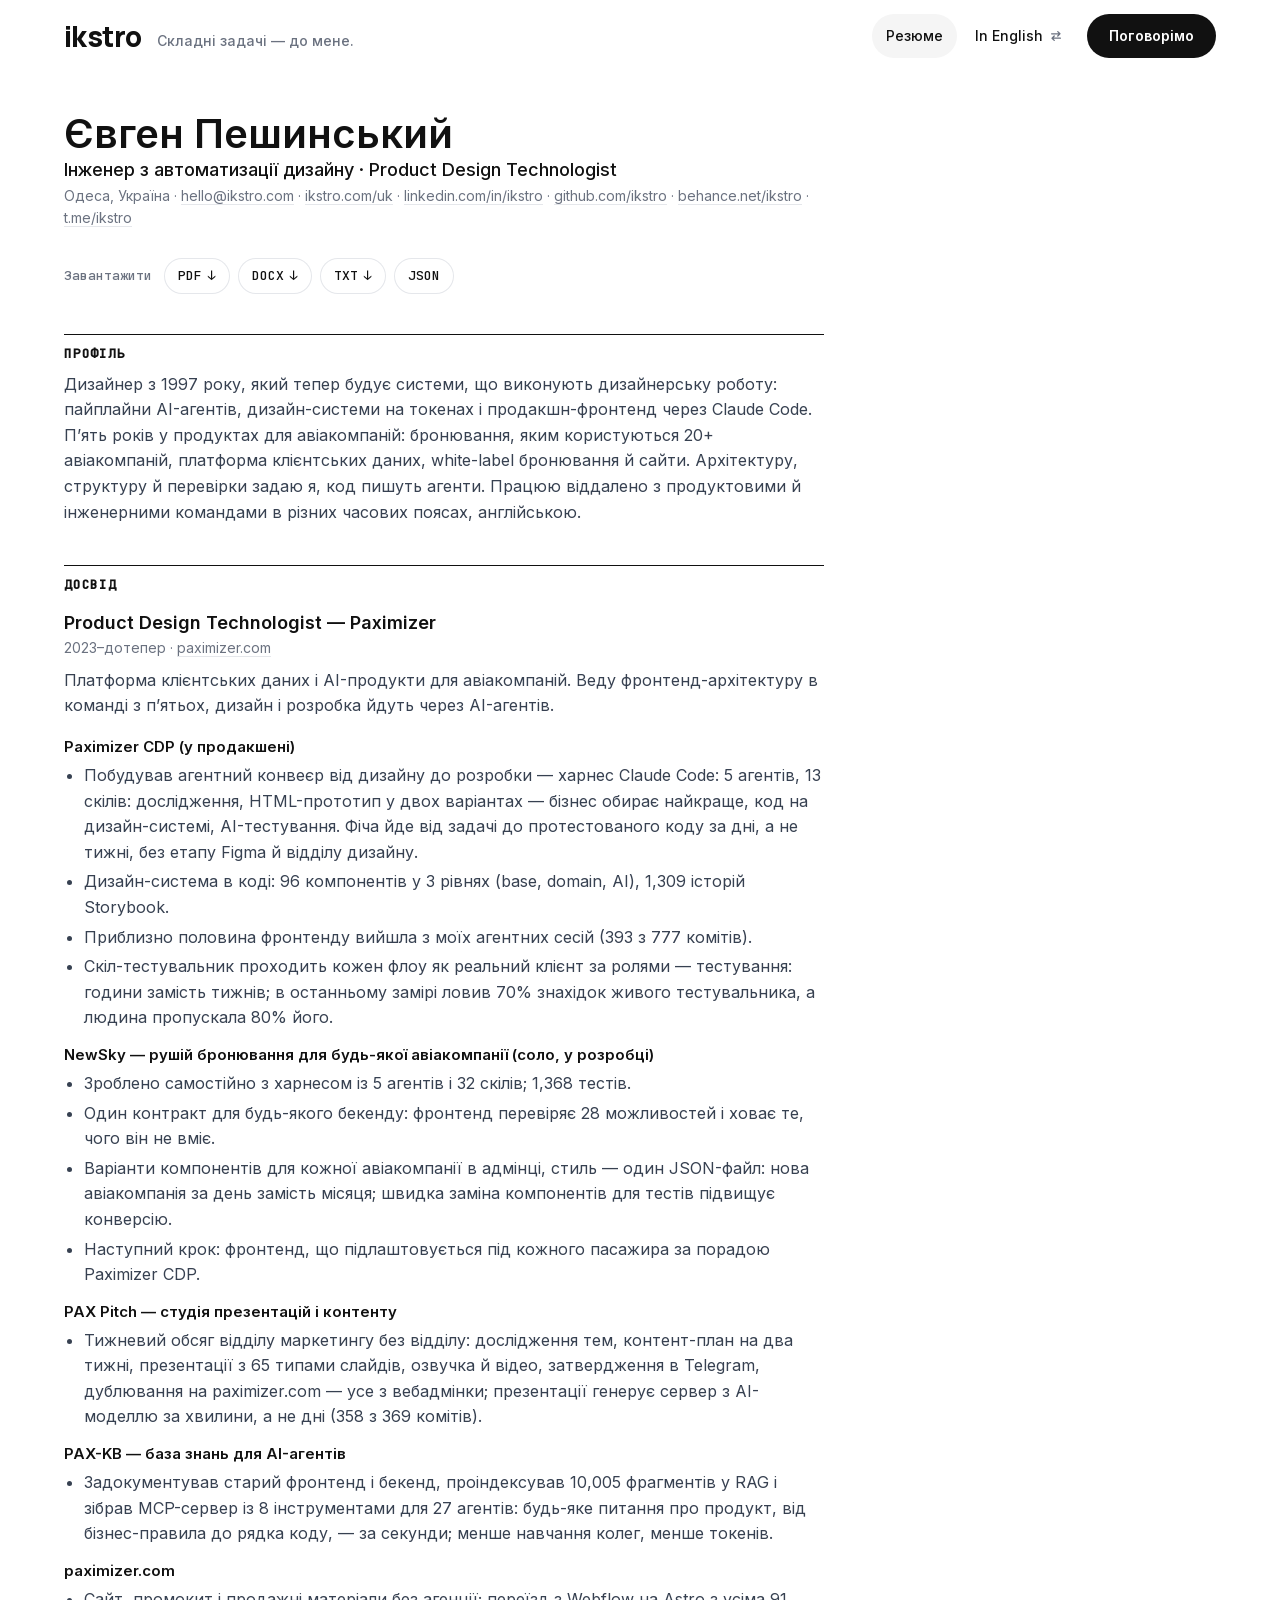
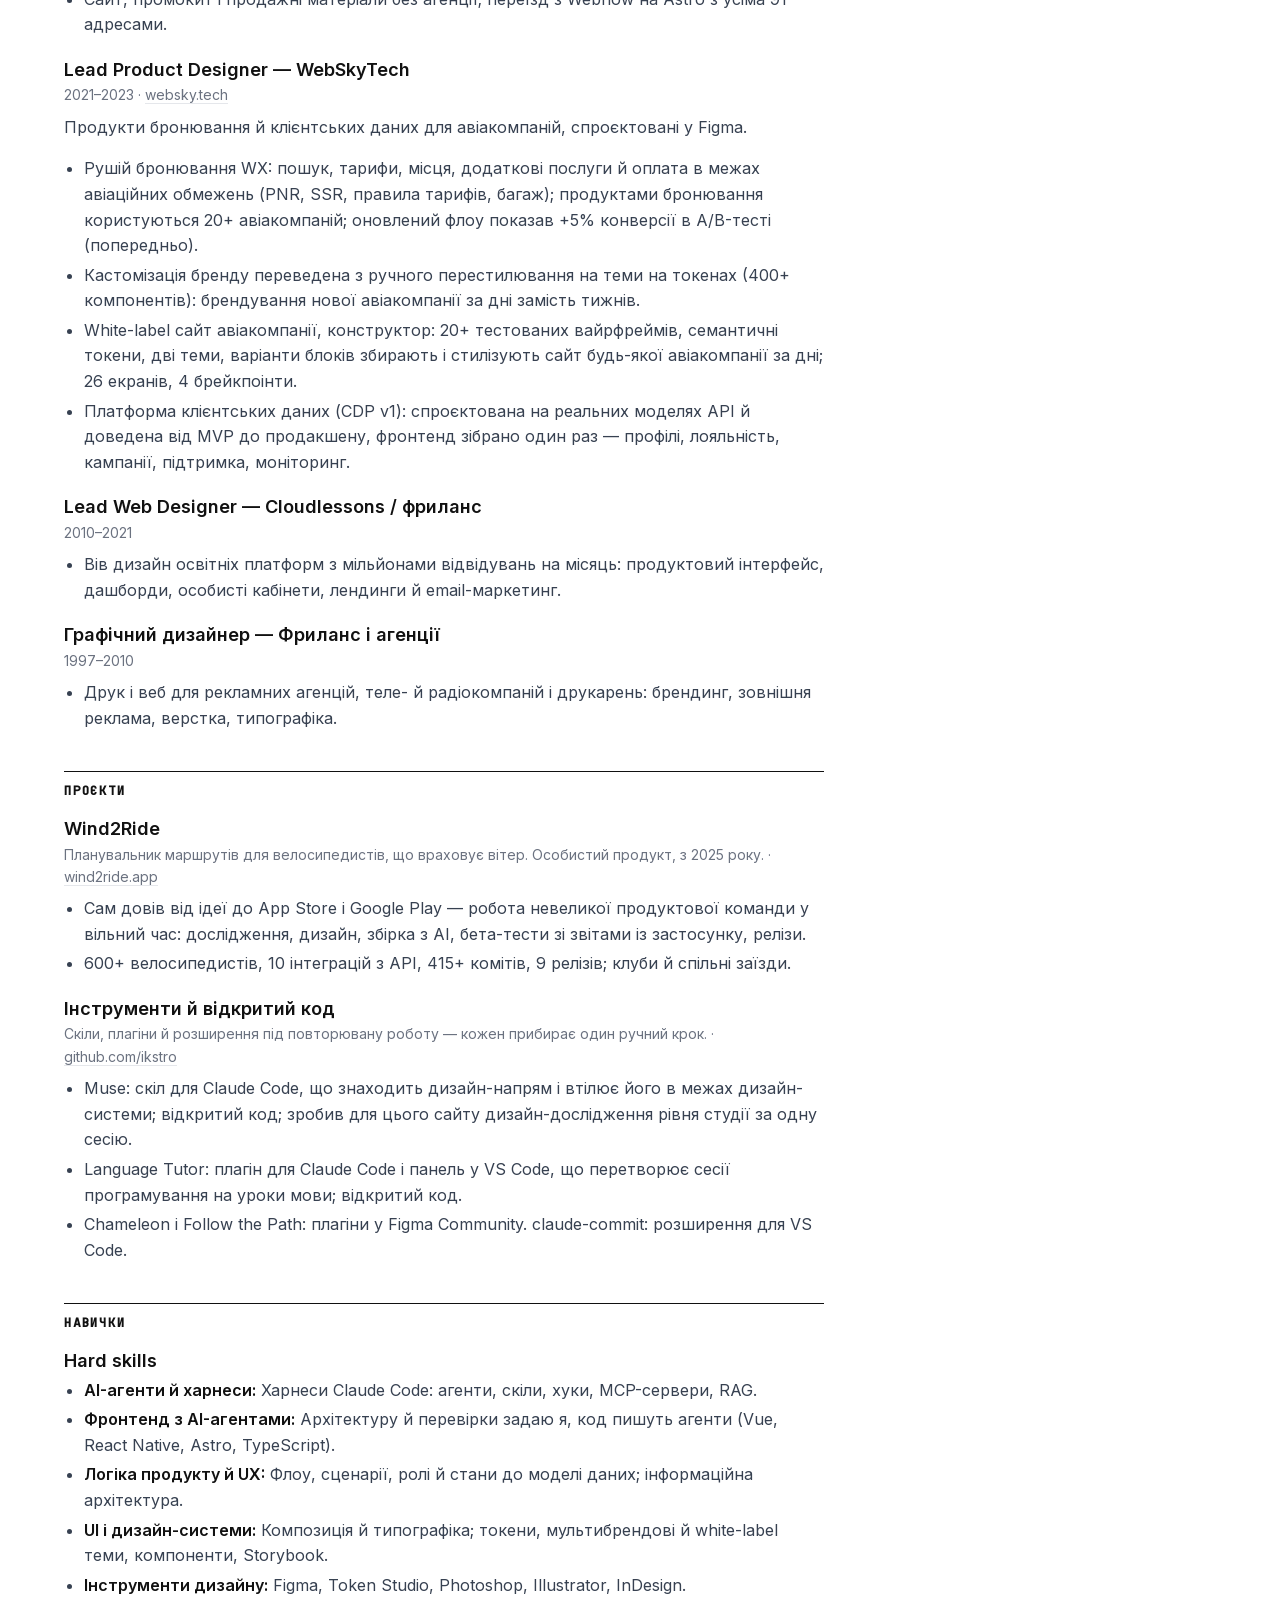
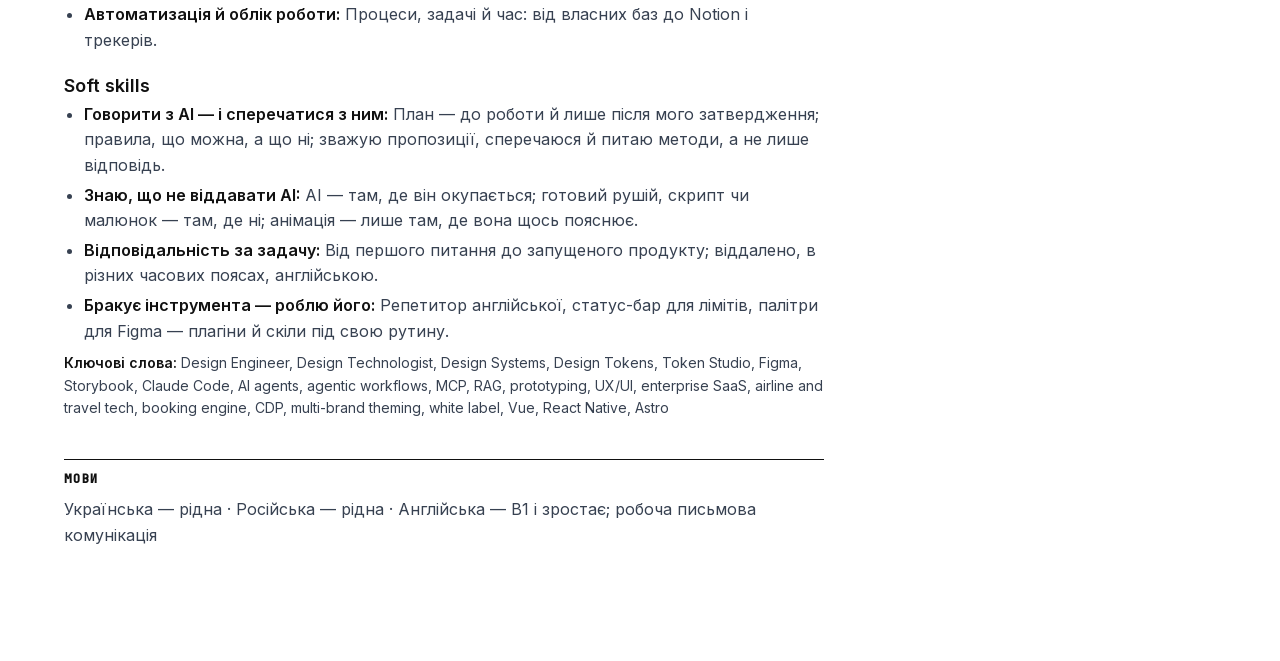
<file: uk/cv/index.html>
<!DOCTYPE html><html lang="uk"><head><meta charset="utf-8"><meta name="viewport" content="width=device-width, initial-scale=1"><title>Резюме — Євген Пешинський</title><meta name="description" content="Дизайнер з 1997 року, який тепер будує системи, що виконують дизайнерську роботу: пайплайни AI-агентів, дизайн-системи на токенах і продакшн-фронтенд через Claude Code. П’ять років у продуктах для авіакомпаній: бронювання, яким користуються 20+ авіакомпаній, платформа клієнтських даних, white-label бронювання й сайти. Архітектуру, структуру й перевірки задаю я, код пишуть агенти. Працюю віддалено з продуктовими й інженерними командами в різних часових поясах, англійською."><link rel="canonical" href="https://ikstro.com/uk/cv/"><link rel="alternate" hreflang="en" href="https://ikstro.com/cv/"><link rel="alternate" hreflang="uk" href="https://ikstro.com/uk/cv/"><link rel="alternate" hreflang="x-default" href="https://ikstro.com/cv/"><meta name="author" content="Євген Пешинський"><!-- the «Iks» cell (owner, 23.10): built by `npm run favicon` --><link rel="icon" href="/favicon.ico" sizes="48x48"><link rel="icon" href="/favicon.svg" type="image/svg+xml"><link rel="apple-touch-icon" href="/apple-touch-icon.png"><meta property="og:type" content="website"><meta property="og:site_name" content="ikstro"><meta property="og:locale" content="uk_UA"><meta property="og:locale:alternate" content="en_US"><meta property="og:title" content="Резюме — Євген Пешинський"><meta property="og:description" content="Дизайнер з 1997 року, який тепер будує системи, що виконують дизайнерську роботу: пайплайни AI-агентів, дизайн-системи на токенах і продакшн-фронтенд через Claude Code. П’ять років у продуктах для авіакомпаній: бронювання, яким користуються 20+ авіакомпаній, платформа клієнтських даних, white-label бронювання й сайти. Архітектуру, структуру й перевірки задаю я, код пишуть агенти. Працюю віддалено з продуктовими й інженерними командами в різних часових поясах, англійською."><meta property="og:url" content="https://ikstro.com/uk/cv/"><meta property="og:image" content="https://ikstro.com/media/og/uk.jpg"><meta property="og:image:alt" content="Євген Пешинський — інженер з автоматизації дизайну"><meta property="og:image:width" content="1200"><meta property="og:image:height" content="630"><meta name="twitter:card" content="summary_large_image"><script type="application/ld+json">{"@context":"https://schema.org","@type":"ProfilePage","url":"https://ikstro.com/uk/cv/","inLanguage":"uk","mainEntity":{"@type":"Person","@id":"https://ikstro.com/#person","name":"Євген Пешинський","alternateName":["ikstro","Євген Пешинський","Евгений Пешинский","Yevhen Peshinskyi","Evgeniy Peshinskiy"],"jobTitle":"Інженер з автоматизації дизайну · Product Design Technologist","description":"Дизайнер з 1997 року, який тепер будує системи, що виконують дизайнерську роботу: пайплайни AI-агентів, дизайн-системи на токенах і продакшн-фронтенд через Claude Code. П’ять років у продуктах для авіакомпаній: бронювання, яким користуються 20+ авіакомпаній, платформа клієнтських даних, white-label бронювання й сайти. Архітектуру, структуру й перевірки задаю я, код пишуть агенти. Працюю віддалено з продуктовими й інженерними командами в різних часових поясах, англійською.","url":"https://ikstro.com/uk/","image":"https://ikstro.com/media/person/photo-800.webp","email":"mailto:hello@ikstro.com","address":{"@type":"PostalAddress","addressLocality":"Одеса","addressCountry":"UA"},"worksFor":{"@type":"Organization","name":"Paximizer","url":"https://paximizer.com"},"knowsAbout":["Design Engineer","Design Technologist","Design Systems","Design Tokens","Token Studio","Figma","Storybook","Claude Code","AI agents","agentic workflows","MCP","RAG","prototyping","UX/UI","enterprise SaaS","airline and travel tech","booking engine","CDP","multi-brand theming","white label","Vue","React Native","Astro"],"knowsLanguage":["uk","ru","en"],"sameAs":["https://linkedin.com/in/ikstro","https://github.com/ikstro","https://behance.net/ikstro","https://t.me/ikstro"],"subjectOf":[{"@type":"DigitalDocument","name":"Резюме (PDF)","encodingFormat":"application/pdf","url":"https://ikstro.com/cv/Yevhen-Peshynskyi-CV-UA.pdf"},{"@type":"DigitalDocument","name":"Резюме (DOCX)","encodingFormat":"application/vnd.openxmlformats-officedocument.wordprocessingml.document","url":"https://ikstro.com/cv/Yevhen-Peshynskyi-CV-UA.docx"}]}}</script><link rel="alternate" type="application/json" title="JSON Resume" href="/uk/resume.json"><link rel="preload" href="/_astro/fonts/b715cbaf6296d845.woff2" as="font" type="font/woff2" crossorigin><link rel="preload" href="/_astro/fonts/15a422f924dabee0.woff2" as="font" type="font/woff2" crossorigin><style>@font-face{font-family:"Cal Sans-0b95fedc427b14f9";src:url("/_astro/fonts/2a25def5cb3d6614.woff2") format("woff2");font-display:swap;unicode-range:U+0000-00FF,U+0131,U+0152-0153,U+02BB-02BC,U+02C6,U+02DA,U+02DC,U+0304,U+0308,U+0329,U+2000-206F,U+20AC,U+2122,U+2191,U+2193,U+2212,U+2215,U+FEFF,U+FFFD;font-weight:400;font-style:normal;}@font-face{font-family:"Cal Sans-0b95fedc427b14f9 fallback: Arial";src:local("Arial");font-display:swap;font-weight:400;font-style:normal;size-adjust:99.1474%;ascent-override:100.8599%;descent-override:30.258%;line-gap-override:0%;}:root{--font-cal:"Cal Sans-0b95fedc427b14f9","Cal Sans-0b95fedc427b14f9 fallback: Arial",sans-serif;}</style><style>@font-face{font-family:Inter-a1c4a5fca2670c4f;src:url("/_astro/fonts/2543cbb5aaf5009d.woff2") format("woff2");font-display:swap;unicode-range:U+0000-00FF,U+0131,U+0152-0153,U+02BB-02BC,U+02C6,U+02DA,U+02DC,U+0304,U+0308,U+0329,U+2000-206F,U+20AC,U+2122,U+2191,U+2193,U+2212,U+2215,U+FEFF,U+FFFD;font-weight:400 600;font-style:normal;}@font-face{font-family:Inter-a1c4a5fca2670c4f;src:url("/_astro/fonts/b715cbaf6296d845.woff2") format("woff2");font-display:swap;unicode-range:U+0301,U+0400-045F,U+0490-0491,U+04B0-04B1,U+2116;font-weight:400 600;font-style:normal;}@font-face{font-family:"Inter-a1c4a5fca2670c4f fallback: Arial";src:local("Arial");font-display:swap;font-weight:400 600;font-style:normal;size-adjust:107.1194%;ascent-override:90.4365%;descent-override:22.518%;line-gap-override:0%;}:root{--font-inter:Inter-a1c4a5fca2670c4f,"Inter-a1c4a5fca2670c4f fallback: Arial",sans-serif;}</style><style>@font-face{font-family:"JetBrains Mono-398fe83ca6398d1d";src:url("/_astro/fonts/b826ccb763af212c.woff2") format("woff2");font-display:swap;unicode-range:U+0000-00FF,U+0131,U+0152-0153,U+02BB-02BC,U+02C6,U+02DA,U+02DC,U+0304,U+0308,U+0329,U+2000-206F,U+20AC,U+2122,U+2191,U+2193,U+2212,U+2215,U+FEFF,U+FFFD;font-weight:400 500;font-style:normal;}@font-face{font-family:"JetBrains Mono-398fe83ca6398d1d";src:url("/_astro/fonts/27b17c6ae85c7733.woff2") format("woff2");font-display:swap;unicode-range:U+0301,U+0400-045F,U+0490-0491,U+04B0-04B1,U+2116;font-weight:400 500;font-style:normal;}@font-face{font-family:"JetBrains Mono-398fe83ca6398d1d fallback: Courier New";src:local("Courier New");font-display:swap;font-weight:400 500;font-style:normal;size-adjust:99.9837%;ascent-override:102.0166%;descent-override:30.0049%;}:root{--font-jbmono:"JetBrains Mono-398fe83ca6398d1d","JetBrains Mono-398fe83ca6398d1d fallback: Courier New",monospace;}</style><style>@font-face{font-family:Manrope-aeebeac0cacb2854;src:url("/_astro/fonts/f5c327e35043525c.woff2") format("woff2");font-display:swap;unicode-range:U+0000-00FF,U+0131,U+0152-0153,U+02BB-02BC,U+02C6,U+02DA,U+02DC,U+0304,U+0308,U+0329,U+2000-206F,U+20AC,U+2122,U+2191,U+2193,U+2212,U+2215,U+FEFF,U+FFFD;font-weight:800;font-style:normal;}@font-face{font-family:Manrope-aeebeac0cacb2854;src:url("/_astro/fonts/15a422f924dabee0.woff2") format("woff2");font-display:swap;unicode-range:U+0301,U+0400-045F,U+0490-0491,U+04B0-04B1,U+2116;font-weight:800;font-style:normal;}@font-face{font-family:"Manrope-aeebeac0cacb2854 fallback: Arial Bold";src:local("Arial Bold");font-display:swap;font-weight:800;font-style:normal;size-adjust:102.9209%;ascent-override:103.5747%;descent-override:29.1486%;line-gap-override:0%;}:root{--font-manrope:Manrope-aeebeac0cacb2854,"Manrope-aeebeac0cacb2854 fallback: Arial Bold",sans-serif;}</style><!-- rows breathe in only when JS runs and motion is allowed; a timer un-hides them if scripts fail --><script>
      if (!matchMedia('(prefers-reduced-motion: reduce)').matches) {
        document.documentElement.classList.add('breathe');
        setTimeout(function () { document.documentElement.classList.remove('breathe'); }, 3000);
      }
    </script><style>:root{--primary:#111;--primary-active:#242424;--ink:#111;--body:#374151;--muted:#6b7280;--muted-soft:#898989;--hairline:#e5e7eb;--hairline-soft:#f3f4f6;--canvas:#fff;--surface-soft:#f8f9fa;--surface-card:#f5f5f5;--surface-strong:#e5e7eb;--surface-dark:#101010;--surface-dark-elevated:#1a1a1a;--on-primary:#fff;--on-dark:#fff;--on-dark-soft:#a1a1aa;--success:#10b981;--warning:#f59e0b;--error:#ef4444;--accent:#8b5cf6;--accent-soft:#ede9fe;--font-display:var(--font-cal), -apple-system, "Segoe UI", sans-serif;--font-body:var(--font-inter), -apple-system, BlinkMacSystemFont, "Segoe UI", Roboto, sans-serif;--font-mono:var(--font-jbmono), ui-monospace, monospace;--display-wt:400;--display-xl:64px;--display-xl-lh:1.05;--display-xl-ls:var(--ls-display-xl);--display-lg:48px;--display-lg-lh:1.1;--display-lg-ls:var(--ls-display-xl);--display-md:36px;--display-md-lh:1.15;--display-md-ls:var(--ls-display);--display-sm:28px;--display-sm-lh:1.2;--display-sm-ls:var(--ls-display);--ls-display-xl:-.005em;--ls-display:0em;--ws-display:.1em;--title-lg:22px;--title-md:18px;--title-sm:16px;--body-md:16px;--body-sm:14px;--caption:13px;--code:14px;--r-xs:4px;--r-sm:6px;--r-md:8px;--r-lg:12px;--r-xl:16px;--r-pill:9999px;--s-xxs:4px;--s-xs:8px;--s-sm:12px;--s-md:16px;--s-lg:24px;--s-xl:32px;--s-xxl:48px;--s-section:96px;--spring-card-resize:linear(0, .0429, .137, .2679, .4019, .5335, .6545, .7662, .8531, .922, .974, 1.0111, 1.0366, 1.0501, 1.0559, 1.056, 1.0519, 1.0457, 1.0383, 1.0308, 1.0235, 1.0166, 1.0111, 1.0066, 1.0031, 1.0004, .9987, .9976, .997, .9968, .9969, .9972, .9976, .998, .9985, .9988, 1);--dur-card-resize:.585s;--spring-accordion:linear(0, .0273, .0868, .1656, .2539, .345, .434, .5178, .5946, .6681, .728, .7798, .824, .8612, .892, .9174, .9379, .9543, .9673, .9774, .9852, .991, .9953, .9984, 1.0005, 1.002, 1.0028, 1.0033, 1.0035, 1.0034, 1.0033, 1.003, 1.0027, 1.0024, 1.0021, 1.0018, 1);--dur-accordion:.507s;--spring-counter:linear(0, .0619, .2002, .3767, .5611, .732, .8762, .9873, 1.0645, 1.1107, 1.1303, 1.1315, 1.1188, 1.0979, 1.0736, 1.0495, 1.028, 1.0104, .9973, .9887, .9839, .9823, .983, .9853, .9883, .9916, .9947, .9973, .9993, 1.0009, 1.0018, 1.0023, 1.0023, 1.0022, 1.0018, 1.0014, 1);--dur-counter:.755s;--ease-out:cubic-bezier(.22, 1, .36, 1)}:root:lang(uk){--font-display:var(--font-manrope), -apple-system, "Segoe UI", sans-serif;--display-wt:800;--ws-display:.02em}@media (prefers-reduced-motion:reduce){:root{--dur-card-resize:1ms;--dur-accordion:1ms;--dur-counter:1ms}*,:before,:after{transition-duration:1ms!important;animation-duration:1ms!important;animation-iteration-count:1!important}}*,:before,:after{box-sizing:border-box}html{-webkit-text-size-adjust:100%}body{background:var(--canvas);color:var(--body);font:400 var(--body-md)/1.5 var(--font-body);-webkit-font-smoothing:antialiased;margin:0}h1,h2,h3{font-family:var(--font-display);font-weight:var(--display-wt);color:var(--ink);margin:0}img{max-width:100%;display:block}a{color:inherit}.mono{font-family:var(--font-mono);font-variant-numeric:tabular-nums}.btn{border-radius:var(--r-pill);height:44px;font:600 var(--body-sm)/1 var(--font-body);background:var(--primary);color:var(--on-primary);cursor:pointer;border:0;align-items:center;gap:8px;padding:0 22px;text-decoration:none;display:inline-flex}.btn--secondary{background:var(--canvas);color:var(--ink);box-shadow:inset 0 0 0 1px var(--hairline)}.badge{border-radius:var(--r-pill);background:var(--surface-card);height:24px;color:var(--ink);font:500 var(--caption)/1 var(--font-body);align-items:center;gap:6px;padding:0 10px;display:inline-flex}html{scroll-behavior:auto}:root{--nav-h:72px}@media (width<=760px){:root{--nav-h:60px}}.wrap{max-width:1248px;margin:0 auto;padding:0 48px}.sr{clip:rect(0 0 0 0);white-space:nowrap;width:1px;height:1px;position:absolute;overflow:hidden}.btn:focus-visible,a:focus-visible,button:focus-visible{outline:2px solid var(--accent);outline-offset:2px;border-radius:4px}.btn:focus-visible,.lk:focus-visible{border-radius:var(--r-pill)}.lk{--lk-x:14px;--lk-y:8px;padding:var(--lk-y) var(--lk-x);margin:calc(-1 * var(--lk-y)) calc(-1 * var(--lk-x));border-radius:var(--r-pill);color:inherit;transition:background-color .15s var(--ease-out);-webkit-tap-highlight-color:transparent;background-color:#0000;align-items:center;text-decoration:none;display:inline-flex;position:relative}.lk:after{content:"";position:absolute;inset:-6px 0}@media (hover:hover){.lk:hover{background-color:var(--lk-ground,var(--surface-card))}}.lk:active{background-color:var(--lk-ground,var(--surface-card))}.btn{transition:background-color .15s var(--ease-out), box-shadow .15s var(--ease-out);-webkit-tap-highlight-color:transparent}@media (hover:hover){.btn:hover{background-color:var(--primary-active);box-shadow:0 1px 2px #11111114,0 6px 16px -6px #1116}.btn--secondary:hover{background-color:var(--surface-card);box-shadow:0 6px 18px -10px #11111159}}.btn:active{background-color:var(--primary-active);box-shadow:0 1px 2px #11111114,0 6px 16px -6px #1116}.btn--secondary:active{background-color:var(--surface-card);box-shadow:none}@media (prefers-reduced-motion:reduce){.lk,.btn{transition:none}}.dot{background:var(--success);vertical-align:1px;border-radius:50%;width:7px;height:7px;margin-right:6px;display:inline-block}.dot--lock{box-shadow:inset 0 0 0 1.5px var(--muted);background:0 0}@media (width<=760px){.wrap{padding:0 16px}}
.lang[data-astro-cid-lemdd452]{height:var(--nav-item-h,36px);padding:0 var(--nav-item-x,12px);border-radius:var(--r-pill);color:var(--ink);white-space:nowrap;font:500 14px/1 var(--font-body);transition:background-color .15s var(--ease-out), color .15s var(--ease-out), height .56s var(--spring-card-resize);-webkit-tap-highlight-color:transparent;align-items:center;gap:6px;text-decoration:none;display:inline-flex}.lang__ico[data-astro-cid-lemdd452]{fill:none;width:14px;height:14px;stroke:var(--muted);stroke-width:1.5px;stroke-linecap:round;stroke-linejoin:round;transition:transform .24s var(--ease-out), stroke .15s var(--ease-out);flex:none}@media (hover:hover){.lang[data-astro-cid-lemdd452]:hover{background-color:var(--surface-card)}.lang[data-astro-cid-lemdd452]:hover .lang__ico[data-astro-cid-lemdd452]{stroke:var(--ink);transform:rotate(180deg)}}.lang[data-astro-cid-lemdd452]:active{background-color:var(--surface-card)}.lang[data-astro-cid-lemdd452]:focus-visible{outline:2px solid var(--accent);outline-offset:2px}.lang__short[data-astro-cid-lemdd452]{display:none}@media (width<=420px){.lang__name[data-astro-cid-lemdd452]{display:none}.lang__short[data-astro-cid-lemdd452]{display:inline}}@media (width<=380px){.lang[data-astro-cid-lemdd452]{gap:4px}}@media (prefers-reduced-motion:reduce){.lang[data-astro-cid-lemdd452],.lang__ico[data-astro-cid-lemdd452]{transition:none}.lang[data-astro-cid-lemdd452]:hover .lang__ico[data-astro-cid-lemdd452]{transform:none}}.navbar[data-astro-cid-wpvy4v7s]{z-index:50;height:var(--nav-h);pointer-events:none;position:sticky;top:0}.nav[data-astro-cid-wpvy4v7s]{--nav-item-h:44px;--nav-item-x:14px;pointer-events:auto;height:var(--nav-h);border-radius:var(--r-pill);transition:max-width .56s var(--spring-card-resize), height .56s var(--spring-card-resize), margin-top .56s var(--spring-card-resize), padding .56s var(--spring-card-resize), background-color .24s var(--ease-out), box-shadow .24s var(--ease-out), transform .3s var(--ease-out);background-color:#fff0;justify-content:space-between;align-items:center;gap:16px;margin-top:0;display:flex;box-shadow:0 0 0 1px #1110,0 12px 32px -16px #1110}.nav__item[data-astro-cid-wpvy4v7s]{height:var(--nav-item-h);padding:0 var(--nav-item-x);border-radius:var(--r-pill);color:var(--ink);white-space:nowrap;transition:background-color .15s var(--ease-out), height .56s var(--spring-card-resize), font-size .56s var(--spring-card-resize), margin .56s var(--spring-card-resize);-webkit-tap-highlight-color:transparent;align-items:center;text-decoration:none;display:inline-flex}@media (hover:hover){.nav__item[data-astro-cid-wpvy4v7s]:hover{background-color:var(--surface-card)}}.nav__item[data-astro-cid-wpvy4v7s]:active,.nav__cv[data-astro-cid-wpvy4v7s][aria-current=page]{background-color:var(--surface-card)}.nav__item[data-astro-cid-wpvy4v7s]:focus-visible{outline:2px solid var(--accent);outline-offset:2px}.wordmark[data-astro-cid-wpvy4v7s]{margin-left:calc(-1 * var(--nav-item-x));font:var(--display-wt) 28px/1 var(--font-display);letter-spacing:-.6px}.nav__cv[data-astro-cid-wpvy4v7s]{font:500 14px/1 var(--font-body)}.nav__btn[data-astro-cid-wpvy4v7s]{height:var(--nav-item-h);transition:height .56s var(--spring-card-resize), background-color .15s var(--ease-out), box-shadow .15s var(--ease-out)}.nav__start[data-astro-cid-wpvy4v7s]{align-items:baseline;gap:2px;min-width:0;display:flex}.nav__note[data-astro-cid-wpvy4v7s]{opacity:1;max-width:260px;font:500 var(--body-sm)/1 var(--font-body);color:var(--muted);white-space:nowrap;transition:max-width .56s var(--spring-card-resize), opacity .2s var(--ease-out);margin:0;position:relative;top:-1px;overflow:hidden}.nav__end[data-astro-cid-wpvy4v7s]{align-items:center;gap:4px;display:flex}.nav__end[data-astro-cid-wpvy4v7s] .nav__btn[data-astro-cid-wpvy4v7s]{margin-left:6px}.navbar[data-astro-cid-wpvy4v7s][data-island] .nav[data-astro-cid-wpvy4v7s]{--nav-item-h:40px;backdrop-filter:saturate(1.4)blur(14px);background-color:#ffffffe6;border-radius:0 0 28px 28px;max-width:600px;height:56px;padding:0 8px;box-shadow:0 10px 30px -14px #11111159}.navbar[data-astro-cid-wpvy4v7s][data-island] .wordmark[data-astro-cid-wpvy4v7s]{margin-left:0;font-size:24px}.navbar[data-astro-cid-wpvy4v7s][data-island] .nav__note[data-astro-cid-wpvy4v7s]{opacity:0;max-width:0}@media (width<=760px){.nav[data-astro-cid-wpvy4v7s]{--nav-item-h:38px;--nav-item-x:12px}.wordmark[data-astro-cid-wpvy4v7s]{font-size:26px}.nav__note[data-astro-cid-wpvy4v7s]{font-size:13px}.nav__end[data-astro-cid-wpvy4v7s] .nav__btn[data-astro-cid-wpvy4v7s]{margin-left:4px;padding:0 16px}.navbar[data-astro-cid-wpvy4v7s][data-island] .nav[data-astro-cid-wpvy4v7s]{--nav-item-h:36px;border-radius:0 0 26px 26px;max-width:calc(100% - 16px);height:52px;padding:0 8px}.navbar[data-astro-cid-wpvy4v7s][data-island] .wordmark[data-astro-cid-wpvy4v7s]{font-size:22px}}@media (width<=600px){.nav__note[data-astro-cid-wpvy4v7s]{display:none}}@media (width<=380px){.nav[data-astro-cid-wpvy4v7s]{--nav-item-x:9px;gap:4px}.wordmark[data-astro-cid-wpvy4v7s]{font-size:22px}.nav__end[data-astro-cid-wpvy4v7s]{gap:0}.nav__end[data-astro-cid-wpvy4v7s] .nav__btn[data-astro-cid-wpvy4v7s]{padding:0 12px}.navbar[data-astro-cid-wpvy4v7s][data-island] .nav[data-astro-cid-wpvy4v7s]{padding:0 6px}}@media (prefers-reduced-motion:reduce){.nav[data-astro-cid-wpvy4v7s],.nav__item[data-astro-cid-wpvy4v7s],.nav__note[data-astro-cid-wpvy4v7s],.nav__btn[data-astro-cid-wpvy4v7s]{transition:none}}@media print{.navbar[data-astro-cid-wpvy4v7s]{display:none}}
.cv[data-astro-cid-j6a35wjm]{padding-block:40px 96px}.cv__doc[data-astro-cid-j6a35wjm]{max-width:760px;font:400 var(--body-md)/1.6 var(--font-body);color:var(--body)}.cv__doc[data-astro-cid-j6a35wjm] [data-astro-cid-j6a35wjm]:is(h1,h2,h3,h4){font-family:var(--font-body);color:var(--ink);letter-spacing:0}h1[data-astro-cid-j6a35wjm]{letter-spacing:-.8px;margin:0;font-size:40px;font-weight:700;line-height:1.1}.cv__label[data-astro-cid-j6a35wjm]{color:var(--ink);margin:8px 0 0;font-size:18px;font-weight:500}.cv__contact[data-astro-cid-j6a35wjm]{color:var(--muted);margin:12px 0 0;font-size:14px}.cv__doc[data-astro-cid-j6a35wjm] a[data-astro-cid-j6a35wjm]{color:inherit;text-decoration:underline;text-decoration-color:var(--hairline);text-underline-offset:3px}.cv__doc[data-astro-cid-j6a35wjm] .cv__dl[data-astro-cid-j6a35wjm]{flex-wrap:wrap;align-items:center;gap:8px;margin:28px 0 0;display:flex}.cv__dl-label[data-astro-cid-j6a35wjm]{font:500 var(--caption)/1 var(--font-mono);color:var(--muted);margin-right:4px}.cv__doc[data-astro-cid-j6a35wjm] .cv__file[data-astro-cid-j6a35wjm]{height:36px;font:500 var(--caption)/1 var(--font-mono);color:var(--ink);transition:background-color .15s var(--ease-out), color .15s var(--ease-out), box-shadow .15s var(--ease-out);gap:6px;padding:0 14px;text-decoration:none}@media (hover:hover){.cv__doc[data-astro-cid-j6a35wjm] .cv__file[data-astro-cid-j6a35wjm]:hover{background-color:var(--primary);color:var(--on-primary);box-shadow:none}}.cv__doc[data-astro-cid-j6a35wjm] .cv__file[data-astro-cid-j6a35wjm]:active{background-color:var(--primary);color:var(--on-primary);box-shadow:none}h2[data-astro-cid-j6a35wjm]{border-top:1px solid var(--ink);text-transform:uppercase;margin:40px 0 12px;padding-top:12px;font:600 var(--caption)/1 var(--font-mono)!important;letter-spacing:.06em!important}h3[data-astro-cid-j6a35wjm]{margin:20px 0 2px;font-size:18px;font-weight:600;line-height:1.35}h4[data-astro-cid-j6a35wjm]{margin:12px 0 4px;font-size:15px;font-weight:600}.cv__meta[data-astro-cid-j6a35wjm]{color:var(--muted);margin:0 0 8px;font-size:14px}.cv__doc[data-astro-cid-j6a35wjm] p[data-astro-cid-j6a35wjm]{margin-top:0}.cv__doc[data-astro-cid-j6a35wjm] ul[data-astro-cid-j6a35wjm]{margin:0 0 8px;padding-left:20px}.cv__doc[data-astro-cid-j6a35wjm] li[data-astro-cid-j6a35wjm]{margin:4px 0}.cv__doc[data-astro-cid-j6a35wjm] b[data-astro-cid-j6a35wjm]{color:var(--ink);font-weight:600}.cv__kw[data-astro-cid-j6a35wjm]{margin-top:12px;font-size:14px}@media (width<=760px){.cv[data-astro-cid-j6a35wjm]{padding-block:24px 64px}h1[data-astro-cid-j6a35wjm]{font-size:32px}.cv__doc[data-astro-cid-j6a35wjm]{font-size:15px}}@page{size:A4;margin:12mm 15mm}@media print{.cv[data-astro-cid-j6a35wjm]{max-width:none;padding:0}.cv__doc[data-astro-cid-j6a35wjm]{color:#111;max-width:none;font-size:9.5pt;line-height:1.38}.cv__dl[data-astro-cid-j6a35wjm]{display:none}h1[data-astro-cid-j6a35wjm]{letter-spacing:0;font-size:19pt}.cv__label[data-astro-cid-j6a35wjm]{margin-top:2pt;font-size:11pt}.cv__contact[data-astro-cid-j6a35wjm]{color:#333;margin:3pt 0 0;font-size:8.5pt}.cv__doc[data-astro-cid-j6a35wjm] a[data-astro-cid-j6a35wjm]{text-decoration:none}.cv__doc[data-astro-cid-j6a35wjm] p[data-astro-cid-j6a35wjm]{margin-bottom:4pt}h2[data-astro-cid-j6a35wjm]{break-after:avoid;margin:11pt 0 4pt;padding-top:4pt;font-size:8.5pt!important}h3[data-astro-cid-j6a35wjm]{break-after:avoid;margin:7pt 0 0;font-size:10.5pt}h4[data-astro-cid-j6a35wjm]{break-after:avoid;margin:4pt 0 1pt;font-size:9.5pt}.cv__doc[data-astro-cid-j6a35wjm] .cv__meta[data-astro-cid-j6a35wjm]{break-after:avoid;color:#444;margin-bottom:2pt;font-size:8.5pt}.job[data-astro-cid-j6a35wjm]>.cv__meta[data-astro-cid-j6a35wjm]+p[data-astro-cid-j6a35wjm]{break-after:avoid}.cv__doc[data-astro-cid-j6a35wjm] ul[data-astro-cid-j6a35wjm]{margin-bottom:4pt;padding-left:14pt}.cv__doc[data-astro-cid-j6a35wjm] li[data-astro-cid-j6a35wjm]{break-inside:avoid;margin:1.5pt 0}.cv__doc[data-astro-cid-j6a35wjm] .cv__kw[data-astro-cid-j6a35wjm]{margin-top:6pt;font-size:8.5pt}}
</style></head><body><div class="navbar" data-navbar data-astro-cid-wpvy4v7s><header class="wrap nav" data-astro-cid-wpvy4v7s><div class="nav__start" data-astro-cid-wpvy4v7s><a class="nav__item wordmark" href="/uk/" data-astro-cid-wpvy4v7s>ikstro</a><p class="nav__note" data-astro-cid-wpvy4v7s>Складні задачі — до мене.</p></div><div class="nav__end" data-astro-cid-wpvy4v7s><a class="nav__item nav__cv" href="/uk/cv/" aria-current="page" data-astro-cid-wpvy4v7s>Резюме</a><a class="lang" href="/cv/" hreflang="en" lang="en" aria-label="This page in English" data-astro-cid-lemdd452><span class="lang__name" data-astro-cid-lemdd452>In English</span><span class="lang__short" aria-hidden="true" data-astro-cid-lemdd452>EN</span><svg class="lang__ico" viewBox="0 0 16 16" aria-hidden="true" data-astro-cid-lemdd452><path d="M3 5.5h9.5M10 3l2.5 2.5L10 8M13 10.5H3.5M6 8l-2.5 2.5L6 13" data-astro-cid-lemdd452></path></svg></a><a class="btn nav__btn" href="/uk/#contact" data-astro-cid-wpvy4v7s>Поговорімо</a></div></header></div><script type="module">var e=document.querySelector(`[data-navbar]`);if(e){let t=!1,n=()=>{t=!1,e.toggleAttribute(`data-island`,scrollY>24)};addEventListener(`scroll`,()=>{t||(t=!0,requestAnimationFrame(n))},{passive:!0}),n()}</script><main class="wrap cv" data-astro-cid-j6a35wjm><article class="cv__doc" data-astro-cid-j6a35wjm><header class="cv__head" data-astro-cid-j6a35wjm><h1 data-astro-cid-j6a35wjm>Євген Пешинський</h1><p class="cv__label" data-astro-cid-j6a35wjm>Інженер з автоматизації дизайну · Product Design Technologist</p><p class="cv__contact" data-astro-cid-j6a35wjm>Одеса, Україна · <a href="mailto:hello@ikstro.com" data-astro-cid-j6a35wjm>hello@ikstro.com</a> · <a href="https://ikstro.com/uk/" data-astro-cid-j6a35wjm>ikstro.com/uk</a> · <a href="https://linkedin.com/in/ikstro" data-astro-cid-j6a35wjm>linkedin.com/in/ikstro</a> · <a href="https://github.com/ikstro" data-astro-cid-j6a35wjm>github.com/ikstro</a> · <a href="https://behance.net/ikstro" data-astro-cid-j6a35wjm>behance.net/ikstro</a> · <a href="https://t.me/ikstro" data-astro-cid-j6a35wjm>t.me/ikstro</a></p></header><p class="cv__dl" data-astro-cid-j6a35wjm><span class="cv__dl-label" data-astro-cid-j6a35wjm>Завантажити</span><a class="btn btn--secondary cv__file" href="/cv/Yevhen-Peshynskyi-CV-UA.pdf" download data-astro-cid-j6a35wjm>PDF<span aria-hidden="true" data-astro-cid-j6a35wjm>↓</span></a><a class="btn btn--secondary cv__file" href="/cv/Yevhen-Peshynskyi-CV-UA.docx" download data-astro-cid-j6a35wjm>DOCX<span aria-hidden="true" data-astro-cid-j6a35wjm>↓</span></a><a class="btn btn--secondary cv__file" href="/cv/Yevhen-Peshynskyi-CV-UA.txt" download data-astro-cid-j6a35wjm>TXT<span aria-hidden="true" data-astro-cid-j6a35wjm>↓</span></a><a class="btn btn--secondary cv__file" href="/uk/resume.json" data-astro-cid-j6a35wjm>JSON</a></p><section data-astro-cid-j6a35wjm><h2 data-astro-cid-j6a35wjm>Профіль</h2><p data-astro-cid-j6a35wjm>Дизайнер з 1997 року, який тепер будує системи, що виконують дизайнерську роботу: пайплайни AI-агентів, дизайн-системи на токенах і продакшн-фронтенд через Claude Code. П’ять років у продуктах для авіакомпаній: бронювання, яким користуються 20+ авіакомпаній, платформа клієнтських даних, white-label бронювання й сайти. Архітектуру, структуру й перевірки задаю я, код пишуть агенти. Працюю віддалено з продуктовими й інженерними командами в різних часових поясах, англійською.</p></section><section data-astro-cid-j6a35wjm><h2 data-astro-cid-j6a35wjm>Досвід</h2><section class="job" data-astro-cid-j6a35wjm><h3 data-astro-cid-j6a35wjm>Product Design Technologist — Paximizer</h3><p class="cv__meta" data-astro-cid-j6a35wjm>2023–дотепер · <a href="https://paximizer.com" data-astro-cid-j6a35wjm>paximizer.com</a></p><p data-astro-cid-j6a35wjm>Платформа клієнтських даних і AI-продукти для авіакомпаній. Веду фронтенд-архітектуру в команді з п’ятьох, дизайн і розробка йдуть через AI-агентів.</p><h4 data-astro-cid-j6a35wjm>Paximizer CDP (у продакшені)</h4><ul data-astro-cid-j6a35wjm><li data-astro-cid-j6a35wjm>Побудував агентний конвеєр від дизайну до розробки — харнес Claude Code: 5 агентів, 13 скілів: дослідження, HTML-прототип у двох варіантах — бізнес обирає найкраще, код на дизайн-системі, AI-тестування. Фіча йде від задачі до протестованого коду за дні, а не тижні, без етапу Figma й відділу дизайну.</li><li data-astro-cid-j6a35wjm>Дизайн-система в коді: 96 компонентів у 3 рівнях (base, domain, AI), 1,309 історій Storybook.</li><li data-astro-cid-j6a35wjm>Приблизно половина фронтенду вийшла з моїх агентних сесій (393 з 777 комітів).</li><li data-astro-cid-j6a35wjm>Скіл-тестувальник проходить кожен флоу як реальний клієнт за ролями — тестування: години замість тижнів; в останньому замірі ловив 70% знахідок живого тестувальника, а людина пропускала 80% його.</li></ul><h4 data-astro-cid-j6a35wjm>NewSky — рушій бронювання для будь-якої авіакомпанії (соло, у розробці)</h4><ul data-astro-cid-j6a35wjm><li data-astro-cid-j6a35wjm>Зроблено самостійно з харнесом із 5 агентів і 32 скілів; 1,368 тестів.</li><li data-astro-cid-j6a35wjm>Один контракт для будь-якого бекенду: фронтенд перевіряє 28 можливостей і ховає те, чого він не вміє.</li><li data-astro-cid-j6a35wjm>Варіанти компонентів для кожної авіакомпанії в адмінці, стиль — один JSON-файл: нова авіакомпанія за день замість місяця; швидка заміна компонентів для тестів підвищує конверсію.</li><li data-astro-cid-j6a35wjm>Наступний крок: фронтенд, що підлаштовується під кожного пасажира за порадою Paximizer CDP.</li></ul><h4 data-astro-cid-j6a35wjm>PAX Pitch — студія презентацій і контенту</h4><ul data-astro-cid-j6a35wjm><li data-astro-cid-j6a35wjm>Тижневий обсяг відділу маркетингу без відділу: дослідження тем, контент-план на два тижні, презентації з 65 типами слайдів, озвучка й відео, затвердження в Telegram, дублювання на paximizer.com — усе з вебадмінки; презентації генерує сервер з AI-моделлю за хвилини, а не дні (358 з 369 комітів).</li></ul><h4 data-astro-cid-j6a35wjm>PAX-KB — база знань для AI-агентів</h4><ul data-astro-cid-j6a35wjm><li data-astro-cid-j6a35wjm>Задокументував старий фронтенд і бекенд, проіндексував 10,005 фрагментів у RAG і зібрав MCP-сервер із 8 інструментами для 27 агентів: будь-яке питання про продукт, від бізнес-правила до рядка коду, — за секунди; менше навчання колег, менше токенів.</li></ul><h4 data-astro-cid-j6a35wjm>paximizer.com</h4><ul data-astro-cid-j6a35wjm><li data-astro-cid-j6a35wjm>Сайт, промокит і продажні матеріали без агенції; переїзд з Webflow на Astro з усіма 91 адресами.</li></ul></section><section class="job" data-astro-cid-j6a35wjm><h3 data-astro-cid-j6a35wjm>Lead Product Designer — WebSkyTech</h3><p class="cv__meta" data-astro-cid-j6a35wjm>2021–2023 · <a href="https://websky.tech" data-astro-cid-j6a35wjm>websky.tech</a></p><p data-astro-cid-j6a35wjm>Продукти бронювання й клієнтських даних для авіакомпаній, спроєктовані у Figma.</p><ul data-astro-cid-j6a35wjm><li data-astro-cid-j6a35wjm>Рушій бронювання WX: пошук, тарифи, місця, додаткові послуги й оплата в межах авіаційних обмежень (PNR, SSR, правила тарифів, багаж); продуктами бронювання користуються 20+ авіакомпаній; оновлений флоу показав +5% конверсії в A/B-тесті (попередньо).</li><li data-astro-cid-j6a35wjm>Кастомізація бренду переведена з ручного перестилювання на теми на токенах (400+ компонентів): брендування нової авіакомпанії за дні замість тижнів.</li><li data-astro-cid-j6a35wjm>White-label сайт авіакомпанії, конструктор: 20+ тестованих вайрфреймів, семантичні токени, дві теми, варіанти блоків збирають і стилізують сайт будь-якої авіакомпанії за дні; 26 екранів, 4 брейкпоінти.</li><li data-astro-cid-j6a35wjm>Платформа клієнтських даних (CDP v1): спроєктована на реальних моделях API й доведена від MVP до продакшену, фронтенд зібрано один раз — профілі, лояльність, кампанії, підтримка, моніторинг.</li></ul></section><section class="job" data-astro-cid-j6a35wjm><h3 data-astro-cid-j6a35wjm>Lead Web Designer — Cloudlessons / фриланс</h3><p class="cv__meta" data-astro-cid-j6a35wjm>2010–2021</p><ul data-astro-cid-j6a35wjm><li data-astro-cid-j6a35wjm>Вів дизайн освітніх платформ з мільйонами відвідувань на місяць: продуктовий інтерфейс, дашборди, особисті кабінети, лендинги й email-маркетинг.</li></ul></section><section class="job" data-astro-cid-j6a35wjm><h3 data-astro-cid-j6a35wjm>Графічний дизайнер — Фриланс і агенції</h3><p class="cv__meta" data-astro-cid-j6a35wjm>1997–2010</p><ul data-astro-cid-j6a35wjm><li data-astro-cid-j6a35wjm>Друк і веб для рекламних агенцій, теле- й радіокомпаній і друкарень: брендинг, зовнішня реклама, верстка, типографіка.</li></ul></section></section><section data-astro-cid-j6a35wjm><h2 data-astro-cid-j6a35wjm>Проєкти</h2><section class="job" data-astro-cid-j6a35wjm><h3 data-astro-cid-j6a35wjm>Wind2Ride</h3><p class="cv__meta" data-astro-cid-j6a35wjm>Планувальник маршрутів для велосипедистів, що враховує вітер. Особистий продукт, з 2025 року. · <a href="https://wind2ride.app" data-astro-cid-j6a35wjm>wind2ride.app</a></p><ul data-astro-cid-j6a35wjm><li data-astro-cid-j6a35wjm>Сам довів від ідеї до App Store і Google Play — робота невеликої продуктової команди у вільний час: дослідження, дизайн, збірка з AI, бета-тести зі звітами із застосунку, релізи.</li><li data-astro-cid-j6a35wjm>600+ велосипедистів, 10 інтеграцій з API, 415+ комітів, 9 релізів; клуби й спільні заїзди.</li></ul></section><section class="job" data-astro-cid-j6a35wjm><h3 data-astro-cid-j6a35wjm>Інструменти й відкритий код</h3><p class="cv__meta" data-astro-cid-j6a35wjm>Скіли, плагіни й розширення під повторювану роботу — кожен прибирає один ручний крок. · <a href="https://github.com/ikstro" data-astro-cid-j6a35wjm>github.com/ikstro</a></p><ul data-astro-cid-j6a35wjm><li data-astro-cid-j6a35wjm>Muse: скіл для Claude Code, що знаходить дизайн-напрям і втілює його в межах дизайн-системи; відкритий код; зробив для цього сайту дизайн-дослідження рівня студії за одну сесію.</li><li data-astro-cid-j6a35wjm>Language Tutor: плагін для Claude Code і панель у VS Code, що перетворює сесії програмування на уроки мови; відкритий код.</li><li data-astro-cid-j6a35wjm>Chameleon і Follow the Path: плагіни у Figma Community. claude-commit: розширення для VS Code.</li></ul></section></section><section data-astro-cid-j6a35wjm><h2 data-astro-cid-j6a35wjm>Навички</h2><h3 data-astro-cid-j6a35wjm>Hard skills</h3><ul data-astro-cid-j6a35wjm><li data-astro-cid-j6a35wjm><b data-astro-cid-j6a35wjm>AI-агенти й харнеси:</b> Харнеси Claude Code: агенти, скіли, хуки, MCP-сервери, RAG.</li><li data-astro-cid-j6a35wjm><b data-astro-cid-j6a35wjm>Фронтенд з AI-агентами:</b> Архітектуру й перевірки задаю я, код пишуть агенти (Vue, React Native, Astro, TypeScript).</li><li data-astro-cid-j6a35wjm><b data-astro-cid-j6a35wjm>Логіка продукту й UX:</b> Флоу, сценарії, ролі й стани до моделі даних; інформаційна архітектура.</li><li data-astro-cid-j6a35wjm><b data-astro-cid-j6a35wjm>UI і дизайн-системи:</b> Композиція й типографіка; токени, мультибрендові й white-label теми, компоненти, Storybook.</li><li data-astro-cid-j6a35wjm><b data-astro-cid-j6a35wjm>Інструменти дизайну:</b> Figma, Token Studio, Photoshop, Illustrator, InDesign.</li><li data-astro-cid-j6a35wjm><b data-astro-cid-j6a35wjm>Автоматизація й облік роботи:</b> Процеси, задачі й час: від власних баз до Notion і трекерів.</li></ul><h3 data-astro-cid-j6a35wjm>Soft skills</h3><ul data-astro-cid-j6a35wjm><li data-astro-cid-j6a35wjm><b data-astro-cid-j6a35wjm>Говорити з AI — і сперечатися з ним:</b> План — до роботи й лише після мого затвердження; правила, що можна, а що ні; зважую пропозиції, сперечаюся й питаю методи, а не лише відповідь.</li><li data-astro-cid-j6a35wjm><b data-astro-cid-j6a35wjm>Знаю, що не віддавати AI:</b> AI — там, де він окупається; готовий рушій, скрипт чи малюнок — там, де ні; анімація — лише там, де вона щось пояснює.</li><li data-astro-cid-j6a35wjm><b data-astro-cid-j6a35wjm>Відповідальність за задачу:</b> Від першого питання до запущеного продукту; віддалено, в різних часових поясах, англійською.</li><li data-astro-cid-j6a35wjm><b data-astro-cid-j6a35wjm>Бракує інструмента — роблю його:</b> Репетитор англійської, статус-бар для лімітів, палітри для Figma — плагіни й скіли під свою рутину.</li></ul><p class="cv__kw" data-astro-cid-j6a35wjm><b data-astro-cid-j6a35wjm>Ключові слова:</b> Design Engineer, Design Technologist, Design Systems, Design Tokens, Token Studio, Figma, Storybook, Claude Code, AI agents, agentic workflows, MCP, RAG, prototyping, UX/UI, enterprise SaaS, airline and travel tech, booking engine, CDP, multi-brand theming, white label, Vue, React Native, Astro</p></section><section data-astro-cid-j6a35wjm><h2 data-astro-cid-j6a35wjm>Мови</h2><p data-astro-cid-j6a35wjm>Українська — рідна · Російська — рідна · Англійська — B1 і зростає; робоча письмова комунікація</p></section></article></main><script>
          if (location.hostname === 'ikstro.com') {
            var cf = document.createElement('script');
            cf.defer = true;
            cf.src = 'https://static.cloudflareinsights.com/beacon.min.js';
            cf.setAttribute('data-cf-beacon', '{"token": "519d45085d0540939fe78ce0fa77dd6d"}');
            document.body.appendChild(cf);
          }
        </script></body></html>
</file>
